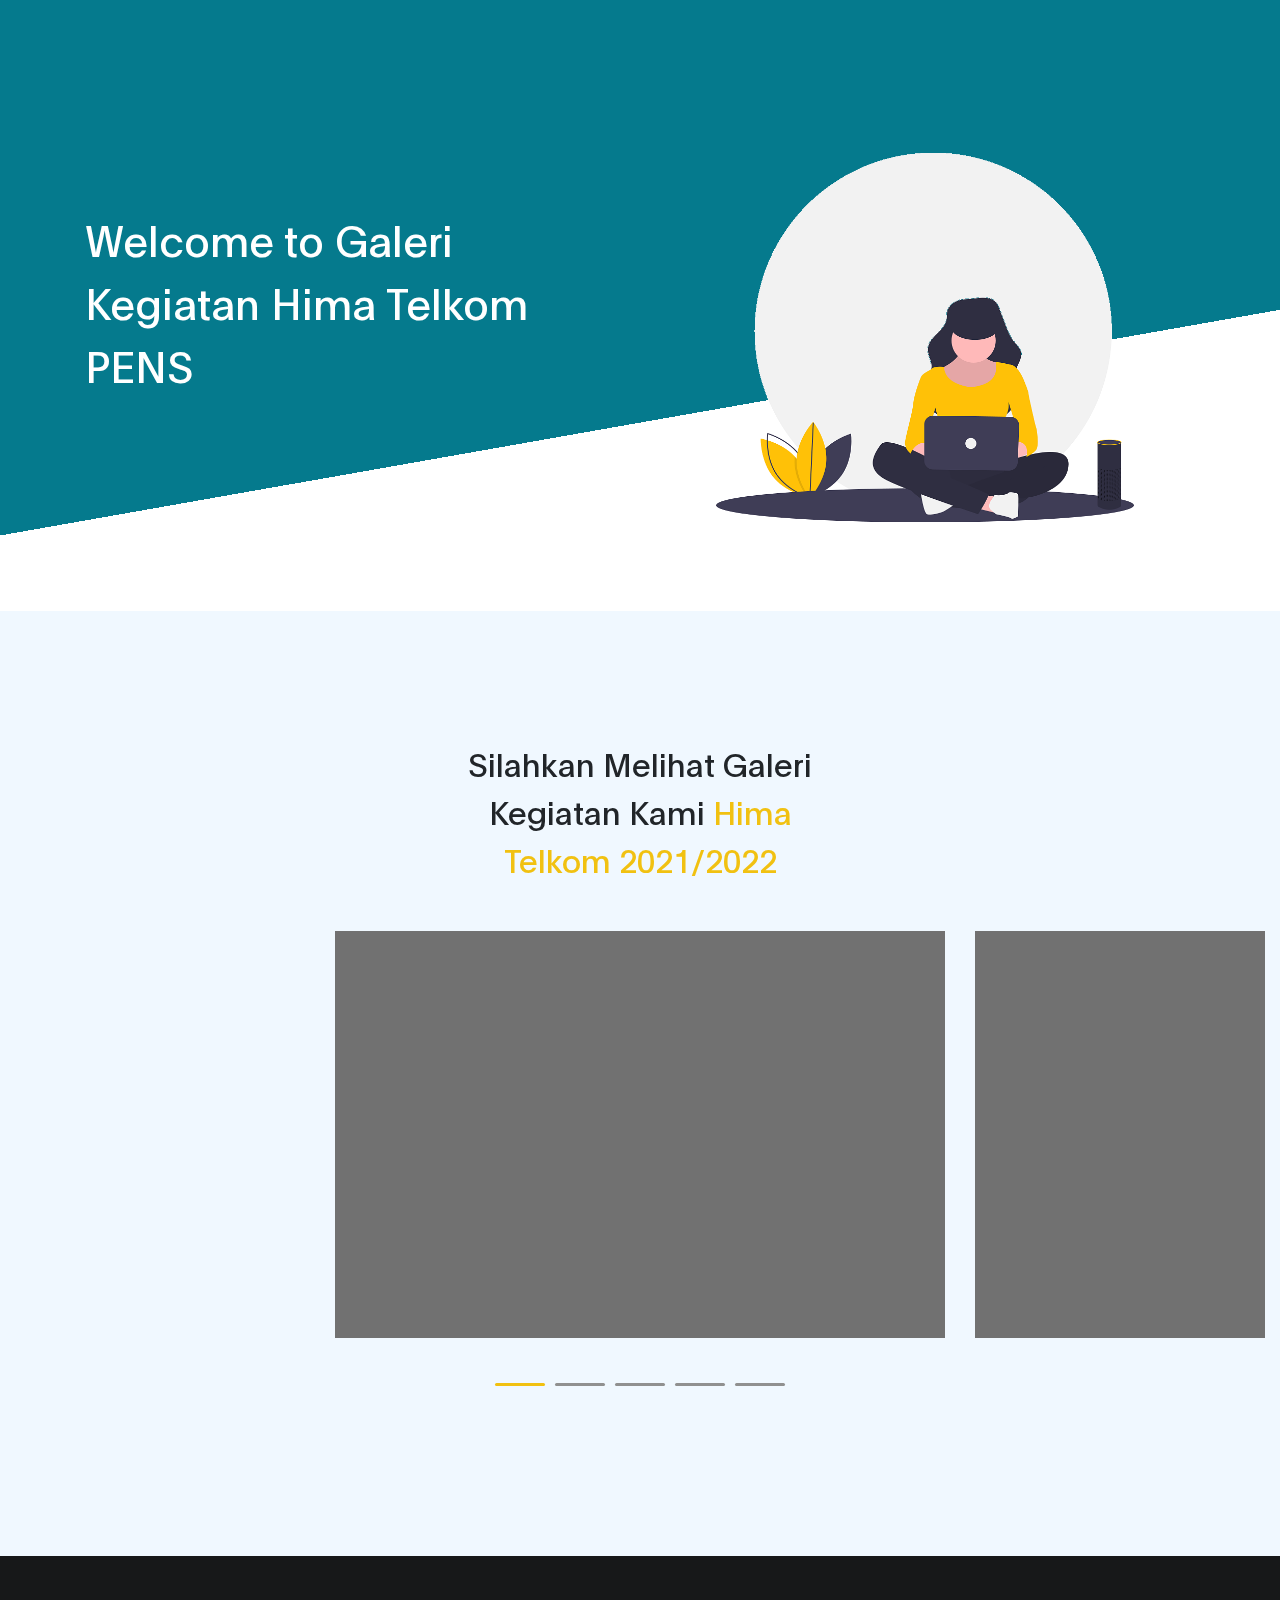
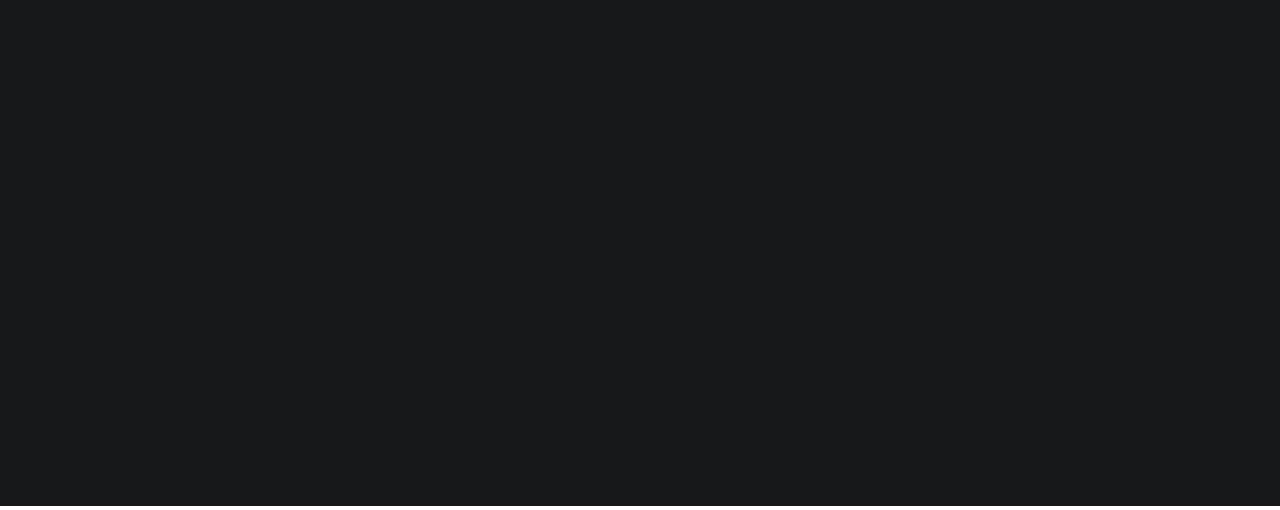
<file: public/galeri/index.html>
<!DOCTYPE html>
<html lang="en">
<head>

     <title>Galeri Kegiatan</title>
<!--

DIGITAL TREND

https://templatemo.com/tm-538-digital-trend

-->
     <meta charset="UTF-8">
     <meta http-equiv="X-UA-Compatible" content="IE=Edge">
     <meta name="description" content="">
     <meta name="keywords" content="">
     <meta name="author" content="">
     <meta name="viewport" content="width=device-width, initial-scale=1, maximum-scale=1">

     <link rel="stylesheet" href="css/bootstrap.min.css">
     <link rel="stylesheet" href="css/font-awesome.min.css">
     <link rel="stylesheet" href="css/aos.css">
     <link rel="stylesheet" href="css/owl.carousel.min.css">
     <link rel="stylesheet" href="css/owl.theme.default.min.css">

     <!-- MAIN CSS -->
     <link rel="stylesheet" href="css/templatemo-digital-trend.css">

</head>
<body>

     <!-- MENU BAR -->
    <!-- <nav class="navbar navbar-expand-lg">
        <div class="container">
            <a class="navbar-brand" href="index.html">
              <i class="fa fa-line-chart"></i>
              Digital Trend
            </a>

            <button class="navbar-toggler" type="button" data-toggle="collapse" data-target="#navbarNav" aria-controls="navbarNav" aria-expanded="false"
                aria-label="Toggle navigation">
                <span class="navbar-toggler-icon"></span>
            </button>

            <div class="collapse navbar-collapse" id="navbarNav">
                <ul class="navbar-nav ml-auto">
                    <li class="nav-item">
                        <a href="#about" class="nav-link smoothScroll">Studio</a>
                    </li>
                    <li class="nav-item">
                        <a href="#project" class="nav-link smoothScroll">Our Works</a>
                    </li>
                    <li class="nav-item">
                        <a href="blog.html" class="nav-link">Blog</a>
                    </li>
                    <li class="nav-item">
                        <a href="contact.html" class="nav-link contact">Contact</a>
                    </li>
                </ul>
            </div>
        </div>
    </nav> -->


     <!-- HERO -->
     <section class="hero hero-bg d-flex justify-content-center align-items-center">
               <div class="container">
                    <div class="row">

                        <div class="col-lg-6 col-md-10 col-12 d-flex flex-column justify-content-center align-items-center">
                              <div class="hero-text">

                                   <h1 class="text-white" data-aos="fade-up">Welcome to Galeri Kegiatan Hima Telkom PENS</h1>

                                   <!-- <a href="contact.html" class="custom-btn btn-bg btn mt-3" data-aos="fade-up" data-aos-delay="100">Let us discuss together!</a> -->

                                   <!-- <strong class="d-block py-3 pl-5 text-white" data-aos="fade-up" data-aos-delay="200">Let's</strong> -->
                              </div>
                        </div>

                        <div class="col-lg-6 col-12">
                          <div class="hero-image" data-aos="fade-up" data-aos-delay="300">

                            <img src="images/working-girl.png" class="img-fluid" alt="working girl">
                          </div>
                        </div>

                    </div>
               </div>
     </section>


     <!-- ABOUT -->
     <!-- <section class="about section-padding pb-0" id="about">
          <div class="container">
               <div class="row">

                    <div class="col-lg-7 mx-auto col-md-10 col-12">
                         <div class="about-info">

                              <h2 class="mb-4" data-aos="fade-up">the best <strong>Digital Marketing agency</strong> in Rio de Janeiro</h2>

                              <p class="mb-0" data-aos="fade-up">Total 5 HTML pages are included in this template from TemplateMo website. Please check 2 <a href="blog.html">blog</a> pages, <a href="project-detail.html">project</a> page, and <a href="contact.html">contact</a> page. 
                              <br><br>You are <strong>allowed</strong> to use this template for commercial or non-commercial purpose. You are NOT allowed to redistribute the template ZIP file on template collection websites.</p>
                         </div>

                         <div class="about-image" data-aos="fade-up" data-aos-delay="200">

                          <img src="images/office.png" class="img-fluid" alt="office">
                        </div>
                    </div>

               </div>
          </div>
     </section> -->


     <!-- PROJECT -->
     <section class="project section-padding" id="project">
          <div class="container-fluid">
               <div class="row">

                    <div class="col-lg-12 col-12">

                        <h2 class="mb-5 text-center" data-aos="fade-up">
                            Silahkan Melihat Galeri Kegiatan Kami
                            <strong>Hima Telkom 2021/2022</strong>
                        </h2>

                         <div class="owl-carousel owl-theme" id="project-slide">
                              <div class="item project-wrapper" data-aos="fade-up" data-aos-delay="100">
                                   <img src="images/project/sc2.png" class="img-fluid" alt="project image">

                                   <div class="project-info">
                                        <small>Suksesi</small>

                                        <h3>
                                             <a href="suksesi.html">
                                                  <span>Suksesi Hima Telkom 2021/2022</span>
                                                  <i class="fa fa-angle-right project-icon"></i>
                                             </a>
                                        </h3>
                                   </div>
                              </div>

                              <div class="item project-wrapper" data-aos="fade-up">
                                   <img src="images/project/project-image02.jpg" class="img-fluid" alt="project image">

                                   <div class="project-info">
                                        <small>Website</small>

                                        <h3>
                                             <a href="project-detail.html">
                                                  <span>Smart Ladies</span>
                                                  <i class="fa fa-angle-right project-icon"></i>
                                             </a>
                                        </h3>
                                   </div>
                              </div>

                              <div class="item project-wrapper" data-aos="fade-up">
                                   <img src="images/project/project-image03.jpg" class="img-fluid" alt="project image">

                                   <div class="project-info">
                                        <small>Branding</small>

                                        <h3>
                                             <a href="project-detail.html">
                                                  <span>Shoes factory</span>
                                                  <i class="fa fa-angle-right project-icon"></i>
                                             </a>
                                        </h3>
                                   </div>
                              </div>

                              <div class="item project-wrapper" data-aos="fade-up">
                                   <img src="images/project/project-image04.jpg" class="img-fluid" alt="project image">

                                   <div class="project-info">
                                        <small>Social Media</small>

                                        <h3>
                                             <a href="project-detail.html">
                                                  <span>Race Bicycle</span>
                                                  <i class="fa fa-angle-right project-icon"></i>
                                             </a>
                                        </h3>
                                   </div>
                              </div>

                              <div class="item project-wrapper" data-aos="fade-up">
                                   <img src="images/project/project-image05.jpg" class="img-fluid" alt="project image">

                                   <div class="project-info">
                                        <small>Video</small>

                                        <h3>
                                             <a href="project-detail.html">
                                                  <span>Ultimate HealthCare</span>
                                                  <i class="fa fa-angle-right project-icon"></i>
                                             </a>
                                        </h3>
                                   </div>
                              </div>
                         </div>
                    </div>

               </div>
          </div>
     </section>


     <!-- TESTIMONIAL -->
     <!-- <section class="testimonial section-padding">
          <div class="container">
               <div class="row">

                    <div class="col-lg-6 col-md-5 col-12">
                        <div class="contact-image" data-aos="fade-up">

                          <img src="images/female-avatar.png" class="img-fluid" alt="website">
                        </div>
                    </div>

                    <div class="col-lg-6 col-md-7 col-12">
                      <h4 class="my-5 pt-3" data-aos="fade-up" data-aos-delay="100">Client Testimonials</h4>

                      <div class="quote" data-aos="fade-up" data-aos-delay="200"></div>

                      <h2 class="mb-4" data-aos="fade-up" data-aos-delay="300">Lorem ipsum Sed eiusmod esse aliqua sed incididunt aliqua incididunt mollit id et sit proident dolor nulla sed commodo.</h2>

                      <p data-aos="fade-up" data-aos-delay="400">
                        <strong>Mary Zoe</strong>

                        <span class="mx-1">/</span>

                        <small>Digital Agency (CEO)</small>
                      </p>
                    </div>

               </div>
          </div>
     </section> -->


    <footer class="site-footer">
      <div class="container">
        <div class="row">

          <div class="col-lg-5 mx-lg-auto col-md-8 col-10">
            <h1 class="text-white" data-aos="fade-up" data-aos-delay="100">Hima Telkom <strong>PENS</strong> 2021/2022</h1>
          </div>

          <div class="col-lg-3 col-md-6 col-12" data-aos="fade-up" data-aos-delay="200">
            <h4 class="my-4">Contact Info</h4>

            <p class="mb-1">
              <i class="fa fa-phone mr-2 footer-icon"></i> 
              +62-858-5277-5429
            </p>

            <p>
              <a href="#">
                <i class="fa fa-envelope mr-2 footer-icon"></i>
                himatelkom.pens@gmail.com
              </a>
            </p>
          </div>

          <div class="col-lg-3 col-md-6 col-12" data-aos="fade-up" data-aos-delay="300">
            <h4 class="my-4">Lokasi</h4>

            <p class="mb-1">
              <i class="fa fa-home mr-2 footer-icon"></i> 
              Kampus ITS, Jl. Raya ITS Keputih, Kec. Sukolilo, Kota Surabaya Jawa Timur 60111
            </p>
          </div>

          <div class="col-lg-4 mx-lg-auto text-center col-md-8 col-12" data-aos="fade-up" data-aos-delay="400">
            <p class="copyright-text">Copyright &copy; 2021 Your Company
            <br>
            <a rel="nofollow noopener" href="https://templatemo.com">Design: himatelkom</a></p>
          </div>

          <div class="col-lg-4 mx-lg-auto col-md-6 col-12" data-aos="fade-up" data-aos-delay="500">
            
            <!-- <ul class="footer-link">
              <li><a href="#">Stories</a></li>
              <li><a href="#">Work with us</a></li>
              <li><a href="#">Privacy</a></li>
            </ul> -->
          </div>

          <div class="col-lg-3 mx-lg-auto col-md-6 col-12" data-aos="fade-up" data-aos-delay="600">
            <ul class="social-icon">
              <li><a href="#" class="fa fa-instagram"></a></li>
              <li><a href="#" class="fa fa-twitter"></a></li>
              <li><a href="#" class="fa fa-dribbble"></a></li>
              <li><a href="#" class="fa fa-behance"></a></li>
            </ul>
          </div>

        </div>
      </div>
    </footer>


     <!-- SCRIPTS -->
     <script src="js/jquery.min.js"></script>
     <script src="js/bootstrap.min.js"></script>
     <script src="js/aos.js"></script>
     <script src="js/owl.carousel.min.js"></script>
     <script src="js/smoothscroll.js"></script>
     <script src="js/custom.js"></script>

</body>
</html>
</file>
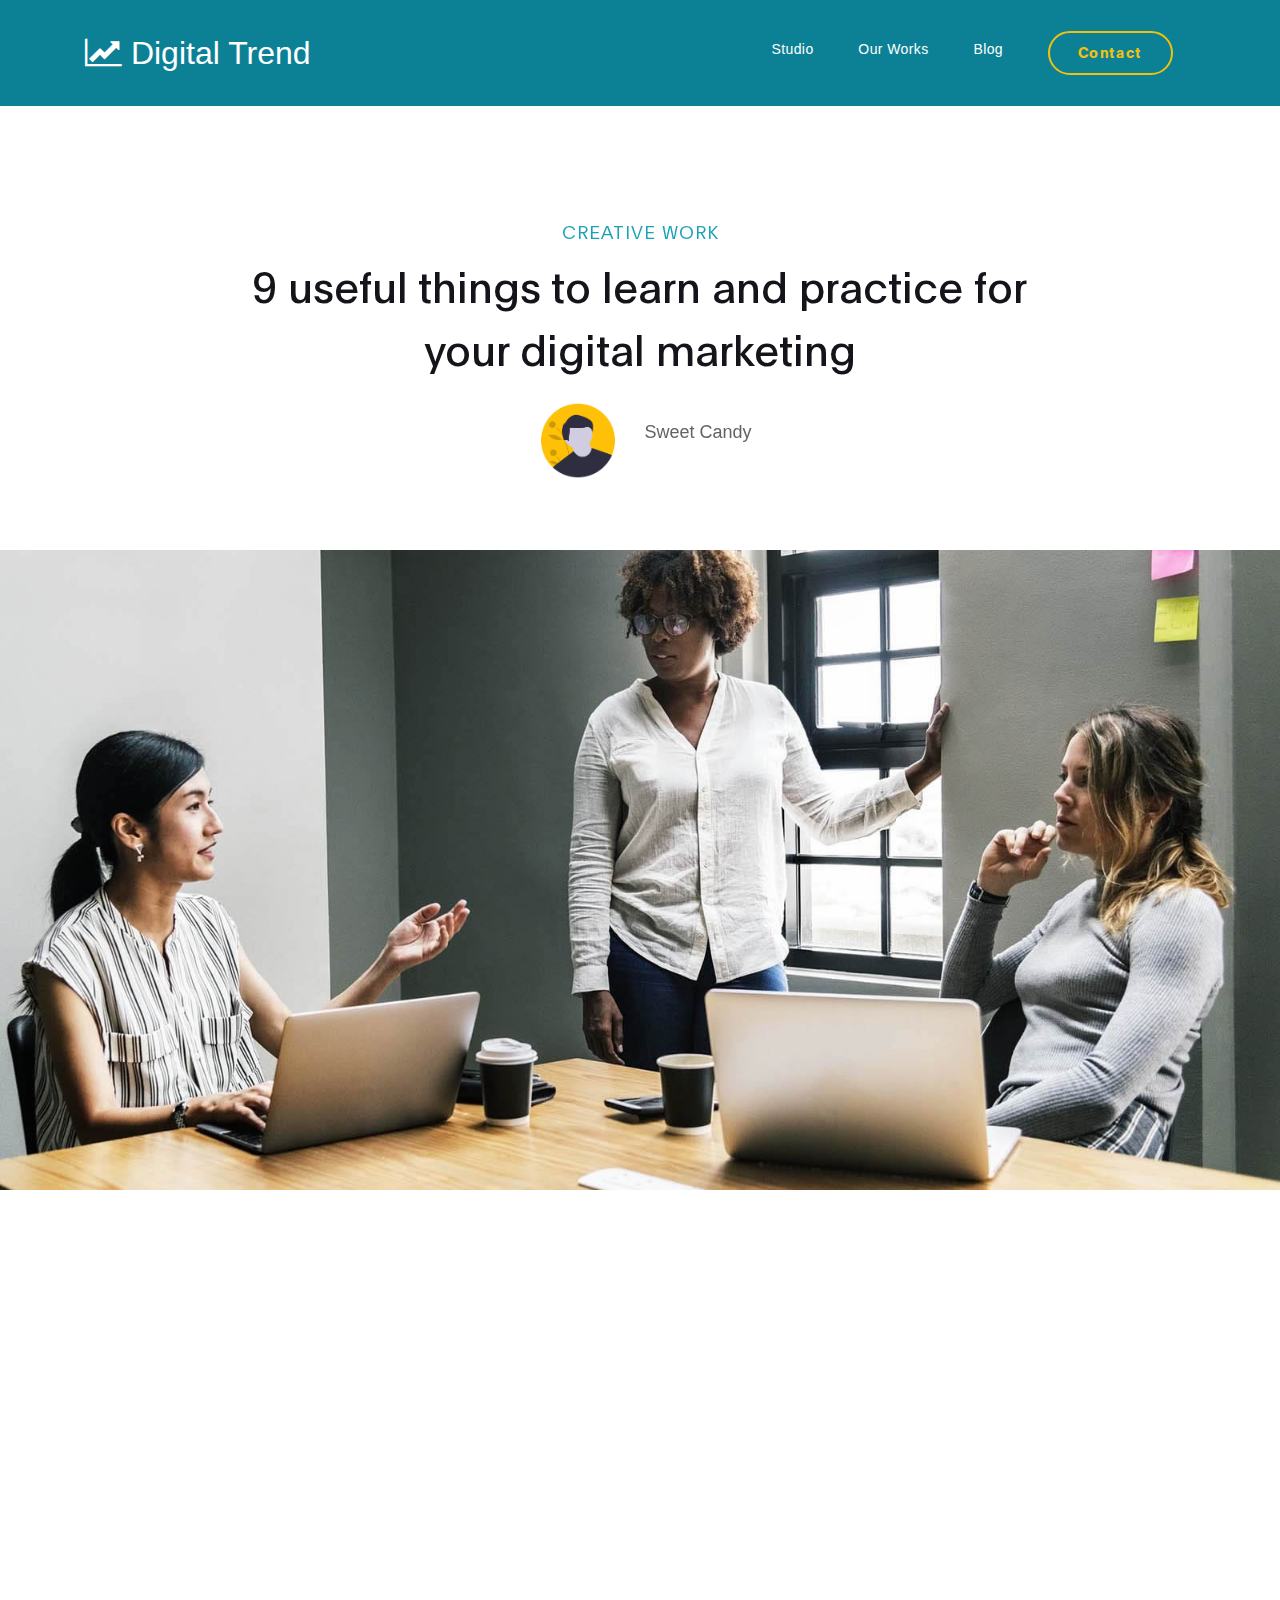
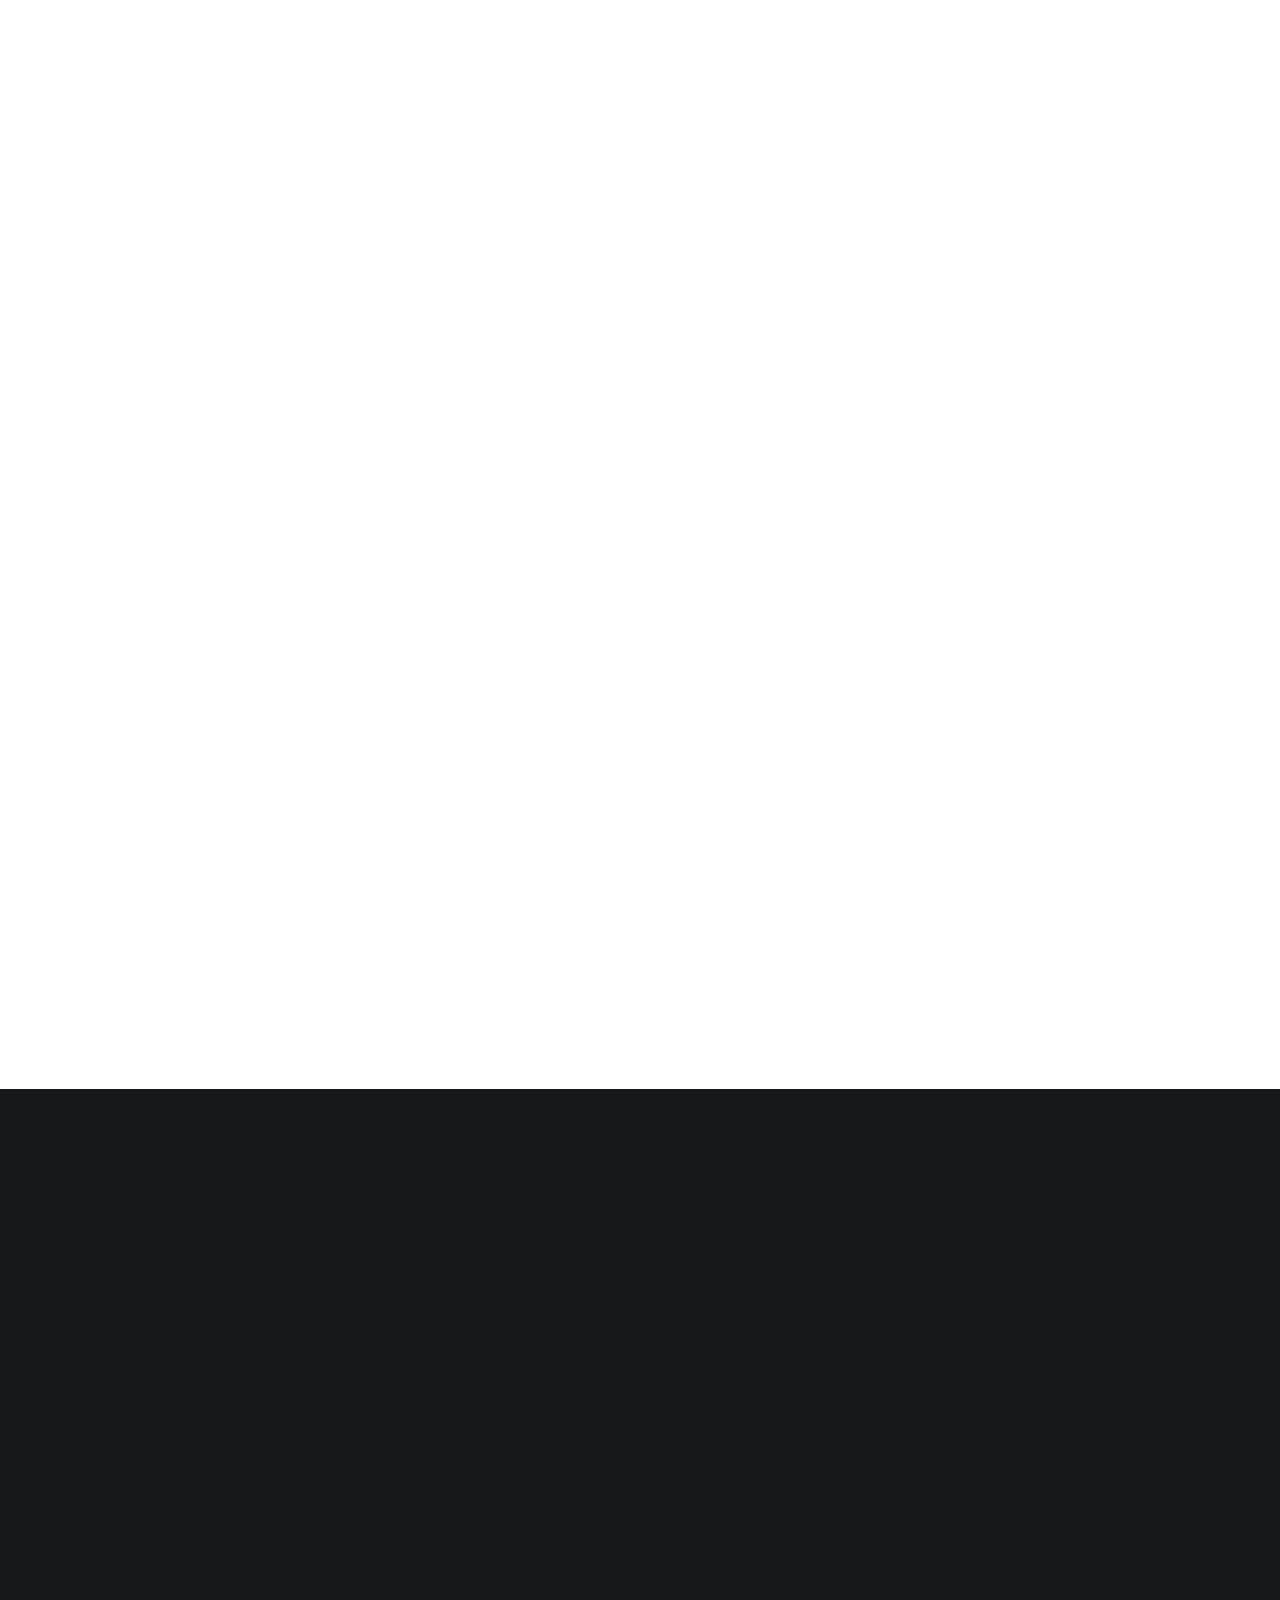
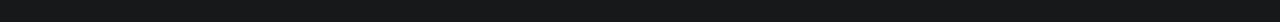
<file: public/galeri/blog-detail.html>
<!DOCTYPE html>
<html lang="en">
<head>

     <title>Digital Trend - Blog Detail</title>
<!--

DIGITAL TREND

https://templatemo.com/tm-538-digital-trend

-->
     <meta charset="UTF-8">
     <meta http-equiv="X-UA-Compatible" content="IE=Edge">
     <meta name="description" content="">
     <meta name="keywords" content="">
     <meta name="author" content="">
     <meta name="viewport" content="width=device-width, initial-scale=1, maximum-scale=1">

     <link rel="stylesheet" href="css/bootstrap.min.css">
     <link rel="stylesheet" href="css/font-awesome.min.css">
     <link rel="stylesheet" href="css/aos.css">
     <link rel="stylesheet" href="css/owl.carousel.min.css">
     <link rel="stylesheet" href="css/owl.theme.default.min.css">

     <!-- MAIN CSS -->
     <link rel="stylesheet" href="css/templatemo-digital-trend.css">

</head>
<body>

     <!-- MENU BAR -->
    <nav class="navbar navbar-expand-lg position-relative">
        <div class="container">
            <a class="navbar-brand" href="index.html">
              <i class="fa fa-line-chart"></i>
              Digital Trend
            </a>

            <button class="navbar-toggler" type="button" data-toggle="collapse" data-target="#navbarNav" aria-controls="navbarNav" aria-expanded="false"
                aria-label="Toggle navigation">
                <span class="navbar-toggler-icon"></span>
            </button>

            <div class="collapse navbar-collapse" id="navbarNav">
                <ul class="navbar-nav ml-auto">
                    <li class="nav-item">
                        <a href="index.html#about" class="nav-link">Studio</a>
                    </li>
                    <li class="nav-item">
                        <a href="index.html#project" class="nav-link">Our Works</a>
                    </li>
                    <li class="nav-item">
                        <a href="blog.html" class="nav-link">Blog</a>
                    </li>
                    <li class="nav-item">
                        <a href="contact.html" class="nav-link contact">Contact</a>
                    </li>
                </ul>
            </div>
        </div>
    </nav>


     <!-- BLOG DETAIL -->
     <section class="project-detail section-padding-half">
          <div class="container">
               <div class="row">

                    <div class="col-lg-9 mx-auto col-md-10 col-12 mt-lg-5 text-center" data-aos="fade-up">
                      <h4 class="blog-category text-info">Creative Work</h4>
                      
                      <h1>9 useful things to learn and practice for your digital marketing</h1>

                      <div class="client-info">
                          <div class="d-flex justify-content-center align-items-center mt-3">
                            <img src="images/project/project-detail/male-avatar.png" class="img-fluid" alt="male avatar">

                            <p>Sweet Candy</p>
                          </div>
                      </div>
                    </div>

               </div>
          </div>
     </section>


     <div class="full-image text-center" data-aos="zoom-in">
       <img src="images/blog/blog-header-image.jpg" class="img-fluid" alt="blog header">
     </div>


     <!-- BLOG DETAIL -->
     <section class="project-detail">
          <div class="container">
               <div class="row">

                  <div class="col-lg-9 mx-auto col-md-11 col-12 my-5 pt-3" data-aos="fade-up">

                    <h2 class="mb-3">Etiam quis metus elementum, tempor risus vel, condimentum orci.</h2>

                    <p>Mauris in convallis nunc, non facilisis arcu. Nunc sapien nulla, interdum at diam non, aliquam vestibulum leo. Fusce laoreet malesuada ante, consectetur consequat ante tempor et. Quisque ac risus ligula.</p>

                    <p>Suspendisse bibendum tortor at est placerat auctor. Phasellus tortor est, bibendum eu ex eu, tincidunt efficitur nunc. Orci varius natoque penatibus et magnis dis parturient montes, nascetur ridiculus mus.</p>

                    <ul class="list-detail py-3">
                      <li><span>Quisque at condimentum est. Duis sollicitudin urna id elit pulvinar placerat. Ut ac dui in ex vulputate dictum.</span></li>

                      <li><span>Mauris vitae tellus nisi. Morbi rutrum lacus sit amet volutpat viverra.</span></li>

                      <li><span> Integer maximus sem ut ipsum blandit elementum. Nullam sollicitudin accumsan commodo.</span></li>
                    </ul>

                    <p>Sed leo nisl, posuere at molestie ac, suscipit auctor mauris. Etiam quis metus elementum, tempor risus vel, condimentum orci.</p>

                    <h2 class="mt-5 mb-3">Curabitur tempus vel libero lobortis feugiat</h2>

                    <p>Orci varius natoque penatibus et magnis dis parturient montes, nascetur ridiculus mus. Mauris in convallis nunc, non facilisis arcu. Nunc sapien nulla, interdum at diam non, aliquam vestibulum leo.</p>

                    <blockquote>Phasellus dapibus ex sed dolor blandit, efficitur iaculis ipsum scelerisque. Cras elementum nibh id felis sagittis, sit amet pellentesque ligula porttitor. Fusce laoreet malesuada ante, consectetur consequat ante tempor et. Quisque ac risus ligula.</blockquote>
                    </div>
               </div>

              <div class="col-lg-8 mx-auto mb-5 pb-5 col-12" data-aos="fade-up">

                <h3 class="my-3" data-aos="fade-up">Leave a comment</h3>

                <form action="#" method="get"  class="contact-form" data-aos="fade-up" data-aos-delay="300" role="form">
                  <div class="row">
                    <div class="col-lg-6 col-12">
                      <input type="text" class="form-control" name="name" placeholder="Name">
                    </div>

                    <div class="col-lg-6 col-12">
                      <input type="email" class="form-control" name="email" placeholder="Email">
                    </div>

                    <div class="col-lg-12 col-12">
                      <textarea class="form-control" rows="6" name="message" placeholder="Message"></textarea>
                    </div>

                    <div class="col-lg-5 mx-auto col-7">
                      <button type="submit" class="form-control" id="submit-button" name="submit">Submit Comment</button>
                    </div>
                  </div>
                </form>
              </div>
              
          </div>
          
     </section>


    <footer class="site-footer">
      <div class="container">
        <div class="row">

          <div class="col-lg-5 mx-lg-auto col-md-8 col-10">
            <h1 class="text-white" data-aos="fade-up" data-aos-delay="100">We make creative <strong>brands</strong> only.</h1>
          </div>

          <div class="col-lg-3 col-md-6 col-12" data-aos="fade-up" data-aos-delay="200">
            <h4 class="my-4">Contact Info</h4>

            <p class="mb-1">
              <i class="fa fa-phone mr-2 footer-icon"></i> 
              +99 080 070 4224
            </p>

            <p>
              <a href="#">
                <i class="fa fa-envelope mr-2 footer-icon"></i>
                hello@company.com
              </a>
            </p>
          </div>

          <div class="col-lg-3 col-md-6 col-12" data-aos="fade-up" data-aos-delay="300">
            <h4 class="my-4">Our Studio</h4>

            <p class="mb-1">
              <i class="fa fa-home mr-2 footer-icon"></i> 
              Av. Lúcio Costa - Barra da Tijuca, Rio de Janeiro - RJ, Brazil
            </p>
          </div>

          <div class="col-lg-4 mx-lg-auto text-center col-md-8 col-12" data-aos="fade-up" data-aos-delay="400">
            <p class="copyright-text">Copyright &copy; 2020 Your Company
            <br>
            <a rel="nofollow noopener" href="https://templatemo.com">Design: TemplateMo</a></p>
          </div>

          <div class="col-lg-4 mx-lg-auto col-md-6 col-12" data-aos="fade-up" data-aos-delay="500">
            
            <ul class="footer-link">
              <li><a href="#">Stories</a></li>
              <li><a href="#">Work with us</a></li>
              <li><a href="#">Privacy</a></li>
            </ul>
          </div>

          <div class="col-lg-3 mx-lg-auto col-md-6 col-12" data-aos="fade-up" data-aos-delay="600">
            <ul class="social-icon">
              <li><a href="#" class="fa fa-instagram"></a></li>
              <li><a href="#" class="fa fa-twitter"></a></li>
              <li><a href="#" class="fa fa-dribbble"></a></li>
              <li><a href="#" class="fa fa-behance"></a></li>
            </ul>
          </div>

        </div>
      </div>
    </footer>


     <!-- SCRIPTS -->
     <script src="js/jquery.min.js"></script>
     <script src="js/bootstrap.min.js"></script>
     <script src="js/aos.js"></script>
     <script src="js/owl.carousel.min.js"></script>
     <script src="js/custom.js"></script>

</body>
</html>
</file>
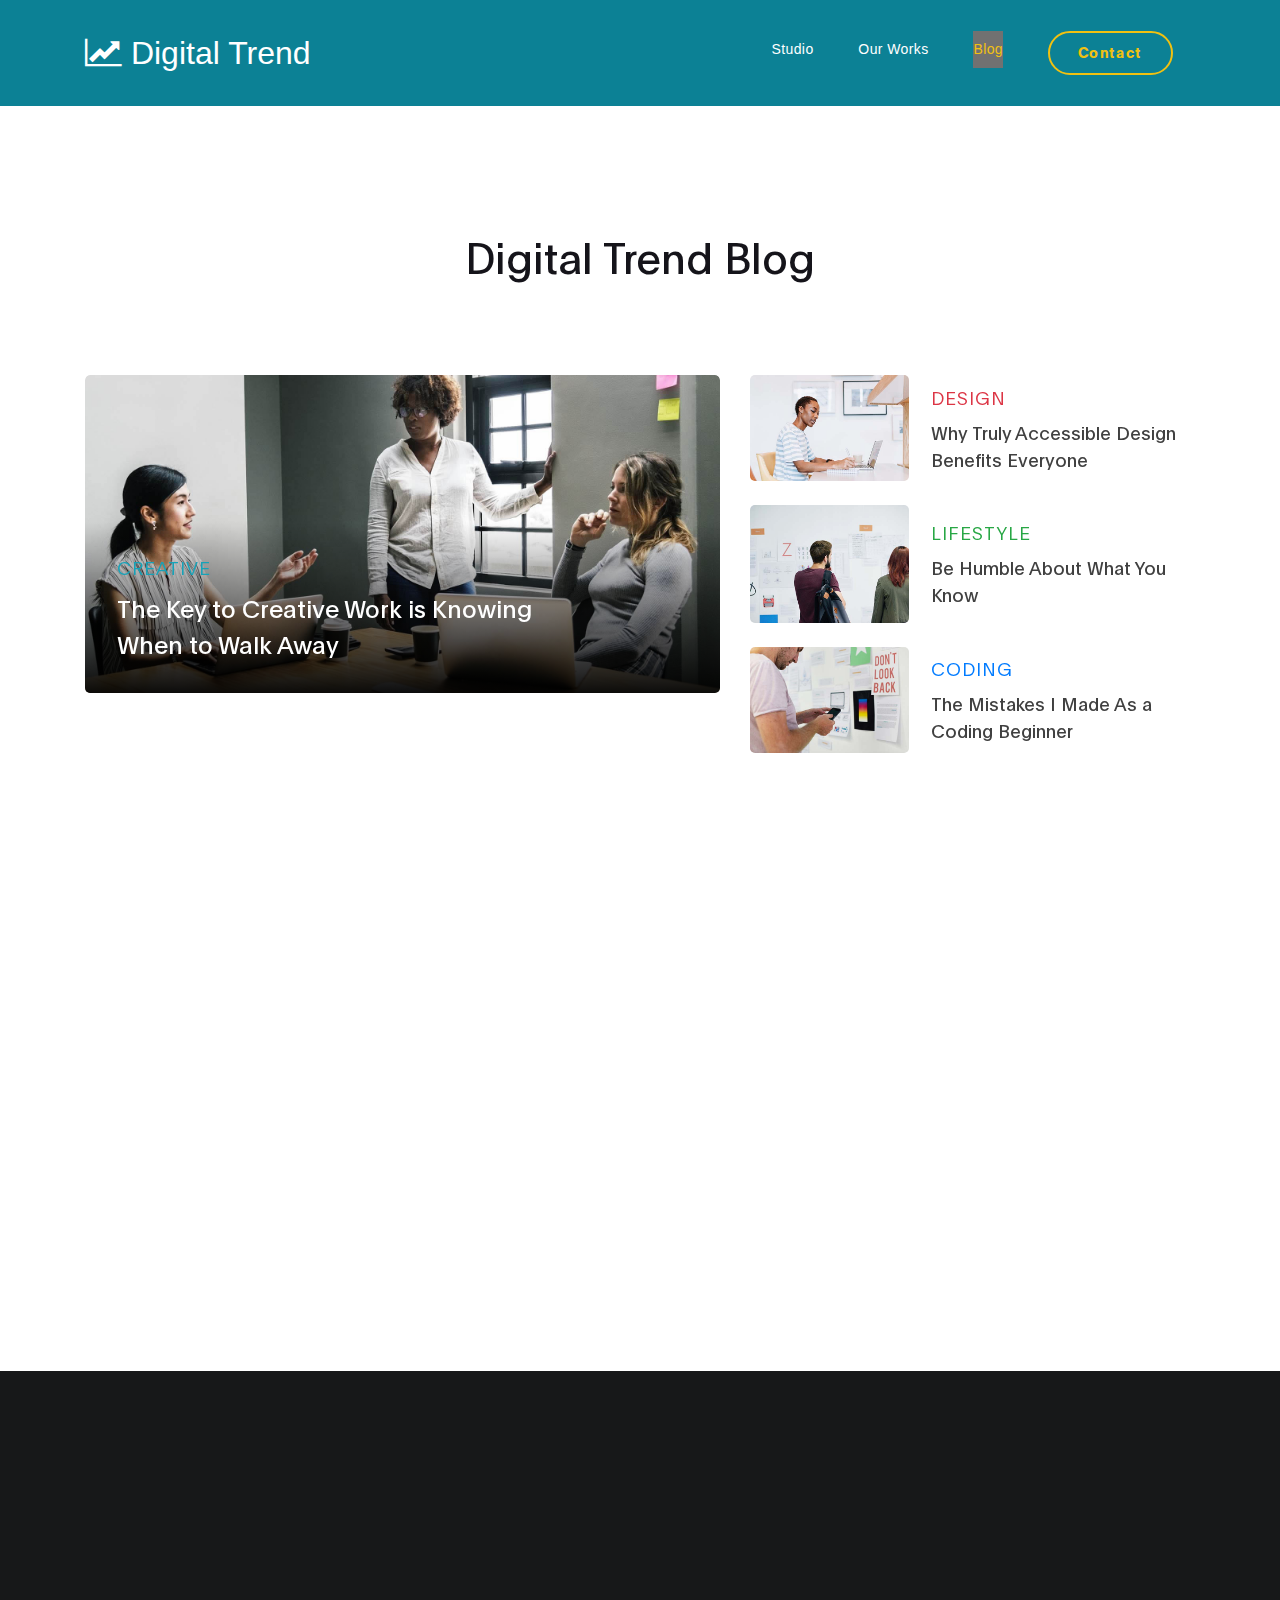
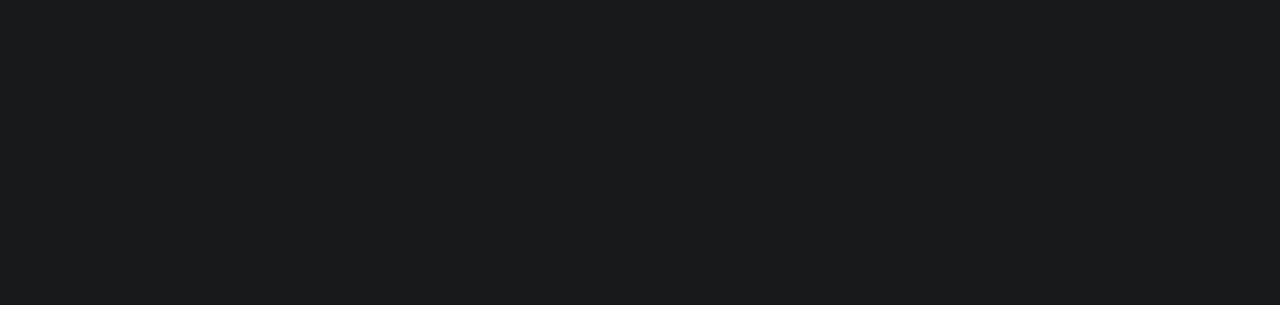
<file: public/galeri/blog.html>
<!DOCTYPE html>
<html lang="en">
<head>

     <title>Digital Trend - Blog</title>
<!--

DIGITAL TREND

https://templatemo.com/tm-538-digital-trend

-->
     <meta charset="UTF-8">
     <meta http-equiv="X-UA-Compatible" content="IE=Edge">
     <meta name="description" content="">
     <meta name="keywords" content="">
     <meta name="author" content="">
     <meta name="viewport" content="width=device-width, initial-scale=1, maximum-scale=1">

     <link rel="stylesheet" href="css/bootstrap.min.css">
     <link rel="stylesheet" href="css/font-awesome.min.css">
     <link rel="stylesheet" href="css/aos.css">
     <link rel="stylesheet" href="css/owl.carousel.min.css">
     <link rel="stylesheet" href="css/owl.theme.default.min.css">

     <!-- MAIN CSS -->
     <link rel="stylesheet" href="css/templatemo-digital-trend.css">

</head>
<body>

     <!-- MENU BAR -->
    <nav class="navbar navbar-expand-lg position-absolute">
        <div class="container">
            <a class="navbar-brand" href="index.html">
              <i class="fa fa-line-chart"></i>
              Digital Trend
            </a>

            <button class="navbar-toggler" type="button" data-toggle="collapse" data-target="#navbarNav" aria-controls="navbarNav" aria-expanded="false"
                aria-label="Toggle navigation">
                <span class="navbar-toggler-icon"></span>
            </button>

            <div class="collapse navbar-collapse" id="navbarNav">
                <ul class="navbar-nav ml-auto">
                    <li class="nav-item">
                        <a href="index.html#about" class="nav-link">Studio</a>
                    </li>
                    <li class="nav-item">
                        <a href="index.html#project" class="nav-link">Our Works</a>
                    </li>
                    <li class="nav-item">
                        <a href="blog.html" class="nav-link active">Blog</a>
                    </li>
                    <li class="nav-item">
                        <a href="contact.html" class="nav-link contact">Contact</a>
                    </li>
                </ul>
            </div>
        </div>
    </nav>


     <!-- BLOG -->
     <section class="blog section-padding">
          <div class="container">
               <div class="row">

                    <div class="col-lg-12 col-12 py-5 mt-5 mb-3 text-center">

                      <h1 class="mb-4" data-aos="fade-up">Digital Trend Blog</h1>
                    </div>

                    <div class="col-lg-7 col-md-7 col-12 mb-4">
                      <div class="blog-header" data-aos="fade-up" data-aos-delay="100">
                        <img src="images/blog/blog-header-image.jpg" class="img-fluid" alt="blog header">

                        <div class="blog-header-info">
                          <h4 class="blog-category text-info">Creative</h4>

                          <h3><a href="blog-detail.html">The Key to Creative Work is Knowing When to Walk Away</a></h3>
                        </div>
                      </div>
                    </div>

                    <div class="col-lg-5 col-md-5 col-12 mb-4">
                      <div class="blog-sidebar d-flex justify-content-center align-items-center" data-aos="fade-up" data-aos-delay="200">
                        <img src="images/blog/blog-sidebar-image.jpg" class="img-fluid" alt="blog">

                        <div class="blog-info">
                          <h4 class="blog-category text-danger">Design</h4>

                          <h3><a href="blog-detail.html">Why Truly Accessible Design Benefits Everyone</a></h3>
                        </div>
                      </div>

                      <div class="blog-sidebar py-4 d-flex justify-content-center align-items-center" data-aos="fade-up" data-aos-delay="300">
                        <img src="images/blog/blog-sidebar-image01.jpg" class="img-fluid" alt="blog">

                        <div class="blog-info">
                          <h4 class="blog-category text-success">lifestyle</h4>

                          <h3><a href="blog-detail.html">Be Humble About What You Know</a></h3>
                        </div>
                      </div>

                      <div class="blog-sidebar d-flex justify-content-center align-items-center" data-aos="fade-up" data-aos-delay="200">
                        <img src="images/blog/blog-sidebar-image02.jpg" class="img-fluid" alt="blog">

                        <div class="blog-info">
                          <h4 class="blog-category text-primary">Coding</h4>

                          <h3><a href="blog-detail.html">The Mistakes I Made As a Coding Beginner</a></h3>
                        </div>
                      </div>

                    </div>

                    <div class="col-lg-5 ml-auto mt-5 pt-5 col-md-6 col-12">

                      <img src="images/newsletter.png" data-aos="fade-up" data-aos-delay="100" class="img-fluid" alt="newsletter">
                    </div>

                    <div class="col-lg-5 mr-auto mt-5 pt-5 col-md-6 col-12 newsletter-form">
                      <h4 data-aos="fade-up" data-aos-delay="200">Email Newsletter</h4>

                      <h2 data-aos="fade-up" data-aos-delay="300">Let’s stay up-to-date. We'll share you all good stuffs.</h2>
                      <form action="#" method="get" enctype="multipart/form-data">
                      <div class="form-group mt-4" data-aos="fade-up" data-aos-delay="400">
                        <input name="email" type="email" class="form-control" 
                        		id="email" aria-describedby="emailHelp" placeholder="Please enter your email" required>

                        <small id="emailHelp" class="form-text text-muted">We'll NOT share your email address to anyone else.</small>

                      </div>

                      <div class="form-group form-check" data-aos="fade-up" data-aos-delay="500">
                        <input name="monthly" type="checkbox" class="form-check-input" id="monthly">

                        <label class="form-check-label" for="monthly">Please send me a monthly newsletter.</label>
                      </div>

                        <button type="submit" data-aos="fade-up" data-aos-delay="500" class="btn w-100 mt-3">Sign up</button>
                      </form>
                    </div>

               </div>
          </div>
     </section>


    <footer class="site-footer">
      <div class="container">
        <div class="row">

          <div class="col-lg-5 mx-lg-auto col-md-8 col-10">
            <h1 class="text-white" data-aos="fade-up" data-aos-delay="100">We make creative <strong>brands</strong> only.</h1>
          </div>

          <div class="col-lg-3 col-md-6 col-12" data-aos="fade-up" data-aos-delay="200">
            <h4 class="my-4">Contact Info</h4>

            <p class="mb-1">
              <i class="fa fa-phone mr-2 footer-icon"></i> 
              +99 080 070 4224
            </p>

            <p>
              <a href="#">
                <i class="fa fa-envelope mr-2 footer-icon"></i>
                hello@company.com
              </a>
            </p>
          </div>

          <div class="col-lg-3 col-md-6 col-12" data-aos="fade-up" data-aos-delay="300">
            <h4 class="my-4">Our Studio</h4>

            <p class="mb-1">
              <i class="fa fa-home mr-2 footer-icon"></i> 
              Av. Lúcio Costa - Barra da Tijuca, Rio de Janeiro - RJ, Brazil
            </p>
          </div>

          <div class="col-lg-4 mx-lg-auto text-center col-md-8 col-12" data-aos="fade-up" data-aos-delay="400">
            <p class="copyright-text">Copyright &copy; 2020 Your Company
            <br>
            <a rel="nofollow noopener" href="https://templatemo.com">Design: TemplateMo</a></p>
          </div>

          <div class="col-lg-4 mx-lg-auto col-md-6 col-12" data-aos="fade-up" data-aos-delay="500">
            
            <ul class="footer-link">
              <li><a href="#">Stories</a></li>
              <li><a href="#">Work with us</a></li>
              <li><a href="#">Privacy</a></li>
            </ul>
          </div>

          <div class="col-lg-3 mx-lg-auto col-md-6 col-12" data-aos="fade-up" data-aos-delay="600">
            <ul class="social-icon">
              <li><a href="#" class="fa fa-instagram"></a></li>
              <li><a href="#" class="fa fa-twitter"></a></li>
              <li><a href="#" class="fa fa-dribbble"></a></li>
              <li><a href="#" class="fa fa-behance"></a></li>
            </ul>
          </div>

        </div>
      </div>
    </footer>


     <!-- SCRIPTS -->
     <script src="js/jquery.min.js"></script>
     <script src="js/bootstrap.min.js"></script>
     <script src="js/aos.js"></script>
     <script src="js/owl.carousel.min.js"></script>
     <script src="js/custom.js"></script>

</body>
</html>
</file>
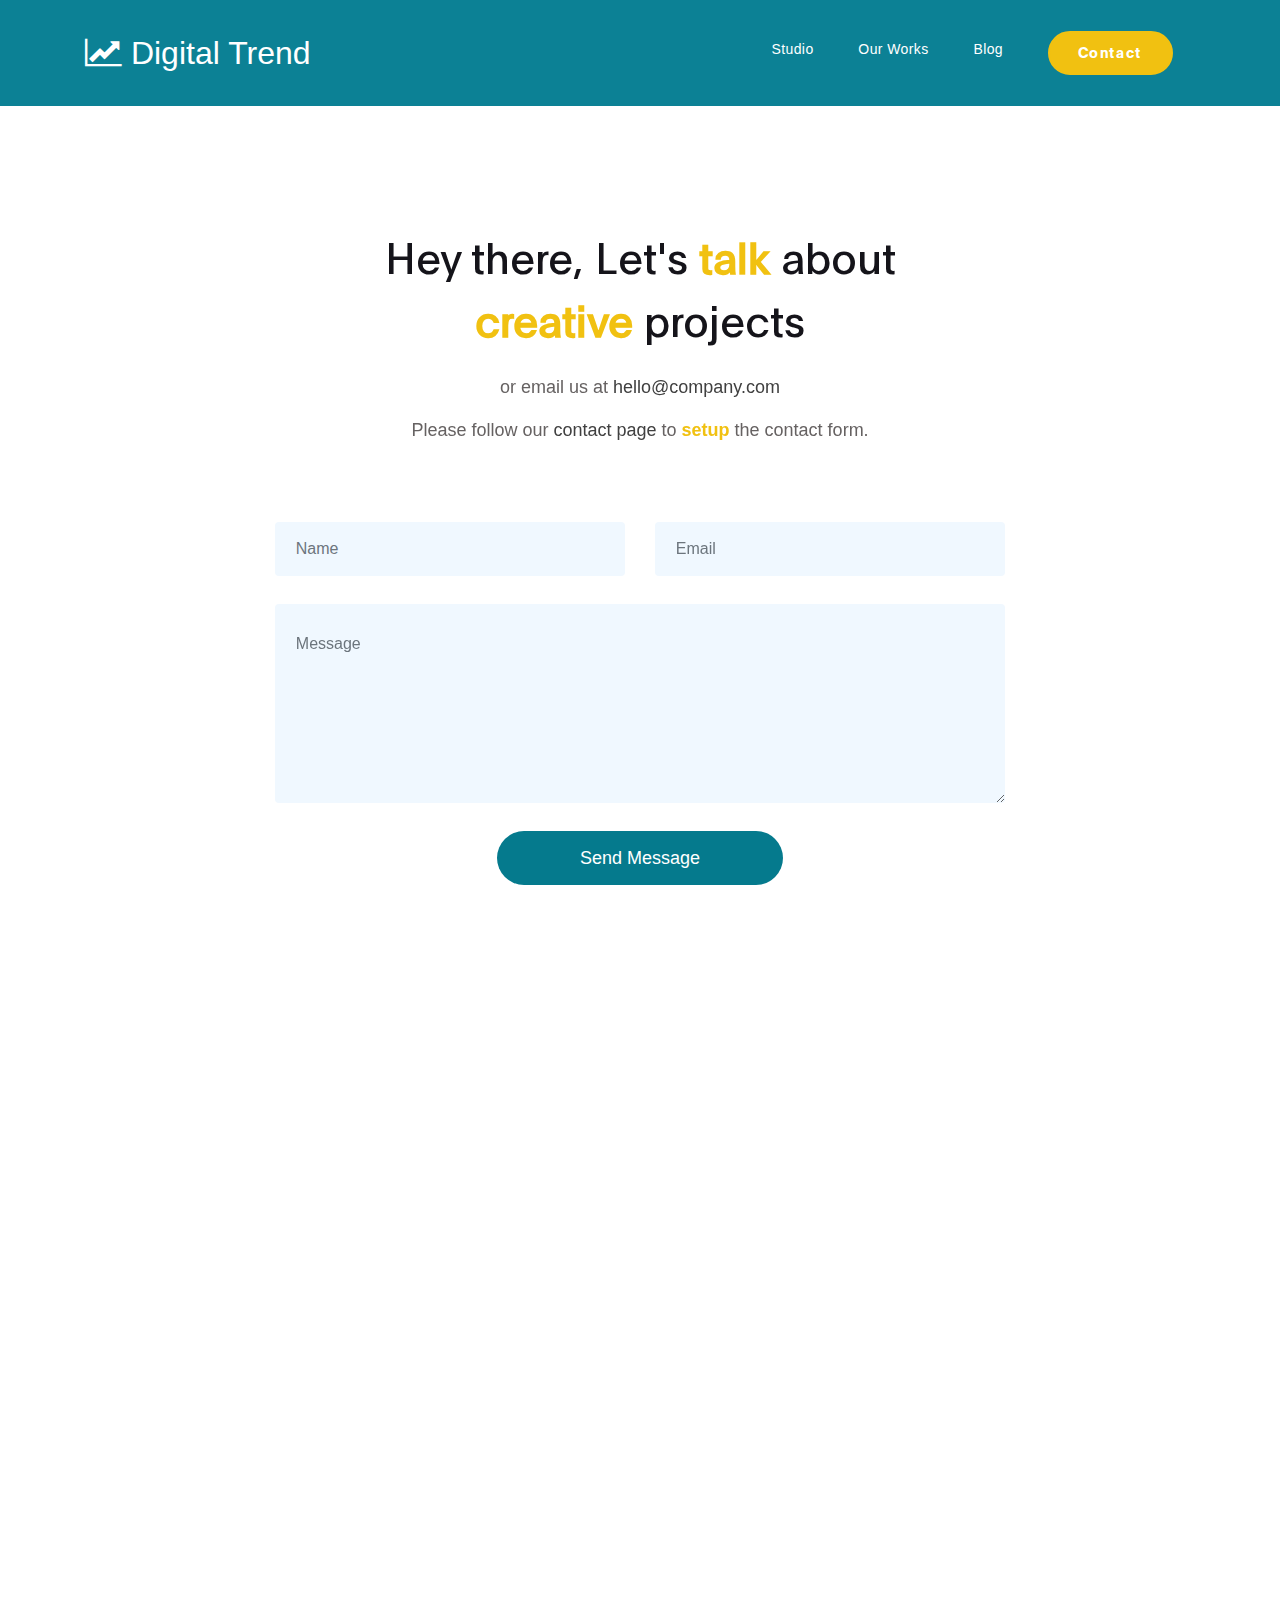
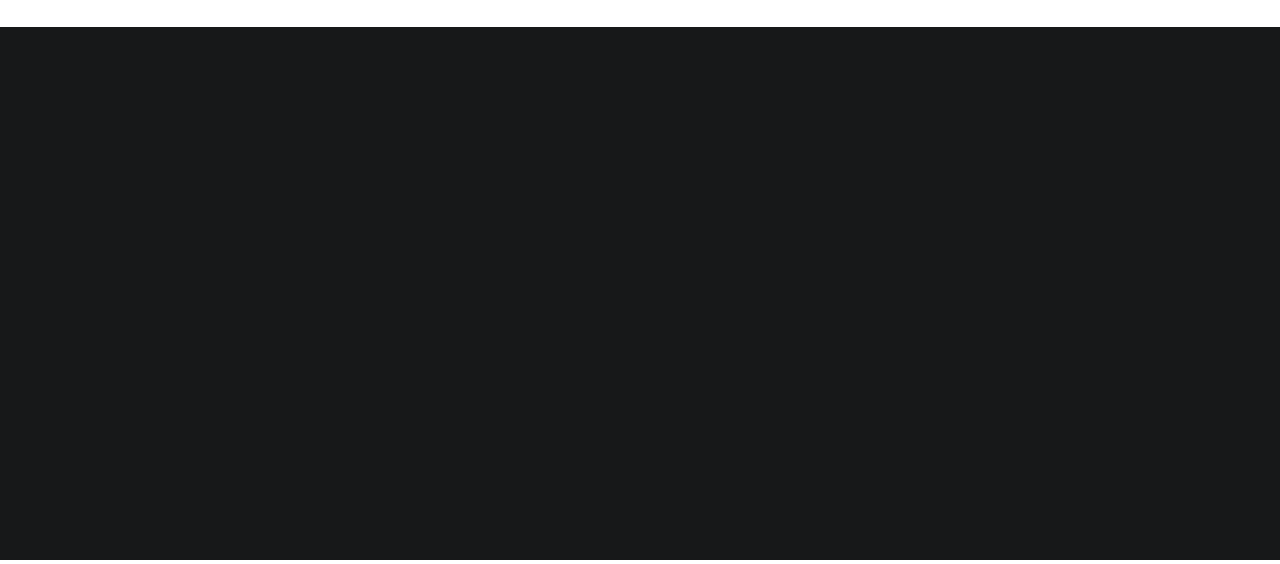
<file: public/galeri/contact.html>
<!DOCTYPE html>
<html lang="en">
<head>

     <title>Digital Trend Contact</title>
<!--

DIGITAL TREND

https://templatemo.com/tm-538-digital-trend

-->
     <meta charset="UTF-8">
     <meta http-equiv="X-UA-Compatible" content="IE=Edge">
     <meta name="description" content="">
     <meta name="keywords" content="">
     <meta name="author" content="">
     <meta name="viewport" content="width=device-width, initial-scale=1, maximum-scale=1">

     <link rel="stylesheet" href="css/bootstrap.min.css">
     <link rel="stylesheet" href="css/font-awesome.min.css">
     <link rel="stylesheet" href="css/aos.css">
     <link rel="stylesheet" href="css/owl.carousel.min.css">
     <link rel="stylesheet" href="css/owl.theme.default.min.css">

     <!-- MAIN CSS -->
     <link rel="stylesheet" href="css/templatemo-digital-trend.css">

</head>
<body>

     <!-- MENU BAR -->
    <nav class="navbar navbar-expand-lg position-absolute">
        <div class="container">
          <a class="navbar-brand" href="index.html">
              <i class="fa fa-line-chart"></i>
              Digital Trend
            </a>

            <button class="navbar-toggler" type="button" data-toggle="collapse" data-target="#navbarNav" aria-controls="navbarNav" aria-expanded="false"
                aria-label="Toggle navigation">
                <span class="navbar-toggler-icon"></span>
            </button>

            <div class="collapse navbar-collapse" id="navbarNav">
                <ul class="navbar-nav ml-auto">
                    <li class="nav-item">
                        <a href="index.html#about" class="nav-link">Studio</a>
                    </li>
                    <li class="nav-item">
                        <a href="index.html#project" class="nav-link">Our Works</a>
                    </li>
                    <li class="nav-item">
                        <a href="blog.html" class="nav-link">Blog</a>
                    </li>
                    <li class="nav-item">
                        <a href="contact.html" class="nav-link active contact">Contact</a>
                    </li>
                </ul>
            </div>
        </div>
    </nav>


     <!-- CONTACT -->
     <section class="contact section-padding">
          <div class="container">
               <div class="row">

                    <div class="col-lg-6 mx-auto col-md-7 col-12 py-5 mt-5 text-center" data-aos="fade-up">

                      <h1 class="mb-4">Hey there, Let's <strong>talk</strong> about <strong>creative</strong> projects</h1>

                      <p>or email us at <a href="mailto:hello@company.com">hello@company.com</a></p>
                      <p>Please follow our <a rel="nofollow" href="https://templatemo.com/contact">contact page</a> to <strong>setup</strong> the contact form.</p>
                    </div>

                    <div class="col-lg-8 mx-auto col-md-10 col-12">
                    
                    <!-- Follow https://templatemo.com/contact page to setup your own contact form -->
                    
                      <form action="#" method="post" class="contact-form" data-aos="fade-up" data-aos-delay="300" role="form">
                        <div class="row">
                          <div class="col-lg-6 col-12">
                            <input type="text" class="form-control" name="name" placeholder="Name">
                          </div>

                          <div class="col-lg-6 col-12">
                            <input type="email" class="form-control" name="email" placeholder="Email">
                          </div>

                          <div class="col-lg-12 col-12">
                            <textarea class="form-control" rows="6" name="message" placeholder="Message"></textarea>
                          </div>

                          <div class="col-lg-5 mx-auto col-7">
                            <button type="submit" class="form-control" id="submit-button" name="submit">Send Message</button>
                          </div>
                        </div>

                      </form>
                    </div>

               </div>
          </div>
     </section>

<!-- How to change your own map point
	1. Go to Google Maps
	2. Click on your location point
	3. Click "Share" and choose "Embed map" tab
	4. Copy only URL and paste it within the src="" field below
-->
     <div class="google-map" data-aos="zoom-in">
       <iframe src="https://www.google.com/maps/embed?pb=!1m18!1m12!1m3!1d11196.961132529668!2d-43.38581128725845!3d-23.011063013218724!2m3!1f0!2f0!3f0!3m2!1i1024!2i768!4f13.1!3m3!1m2!1s0x9bdb695cd967b7%3A0x171cdd035a6a9d84!2sAv.%20L%C3%BAcio%20Costa%20-%20Barra%20da%20Tijuca%2C%20Rio%20de%20Janeiro%20-%20RJ%2C%20Brazil!5e0!3m2!1sen!2sth!4v1568649412152!5m2!1sen!2sth" width="1920" height="600" frameborder="0" style="border:0;" allowfullscreen=""></iframe>
     </div>


    <footer class="site-footer">
      <div class="container">
        <div class="row">

          <div class="col-lg-5 mx-lg-auto col-md-8 col-10">
            <h1 class="text-white" data-aos="fade-up" data-aos-delay="100">We make creative <strong>brands</strong> only.</h1>
          </div>

          <div class="col-lg-3 col-md-6 col-12" data-aos="fade-up" data-aos-delay="200">
            <h4 class="my-4">Contact Info</h4>

            <p class="mb-1">
              <i class="fa fa-phone mr-2 footer-icon"></i> 
              +99 080 070 4224
            </p>

            <p>
              <a href="#">
                <i class="fa fa-envelope mr-2 footer-icon"></i>
                hello@company.com
              </a>
            </p>
          </div>

          <div class="col-lg-3 col-md-6 col-12" data-aos="fade-up" data-aos-delay="300">
            <h4 class="my-4">Our Studio</h4>

            <p class="mb-1">
              <i class="fa fa-home mr-2 footer-icon"></i> 
              Av. Lúcio Costa - Barra da Tijuca, Rio de Janeiro - RJ, Brazil
            </p>
          </div>

          <div class="col-lg-4 mx-lg-auto text-center col-md-8 col-12" data-aos="fade-up" data-aos-delay="400">
            <p class="copyright-text">Copyright &copy; 2020 Your Company
            <br>
            <a rel="nofollow noopener" href="https://templatemo.com">Design: TemplateMo</a></p>
          </div>

          <div class="col-lg-4 mx-lg-auto col-md-6 col-12" data-aos="fade-up" data-aos-delay="500">
            
            <ul class="footer-link">
              <li><a href="#">Stories</a></li>
              <li><a href="#">Work with us</a></li>
              <li><a href="#">Privacy</a></li>
            </ul>
          </div>

          <div class="col-lg-3 mx-lg-auto col-md-6 col-12" data-aos="fade-up" data-aos-delay="600">
            <ul class="social-icon">
              <li><a href="#" class="fa fa-instagram"></a></li>
              <li><a href="#" class="fa fa-twitter"></a></li>
              <li><a href="#" class="fa fa-dribbble"></a></li>
              <li><a href="#" class="fa fa-behance"></a></li>
            </ul>
          </div>

        </div>
      </div>
    </footer>


     <!-- SCRIPTS -->
     <script src="js/jquery.min.js"></script>
     <script src="js/bootstrap.min.js"></script>
     <script src="js/aos.js"></script>
     <script src="js/owl.carousel.min.js"></script>
     <script src="js/custom.js"></script>

</body>
</html>
</file>
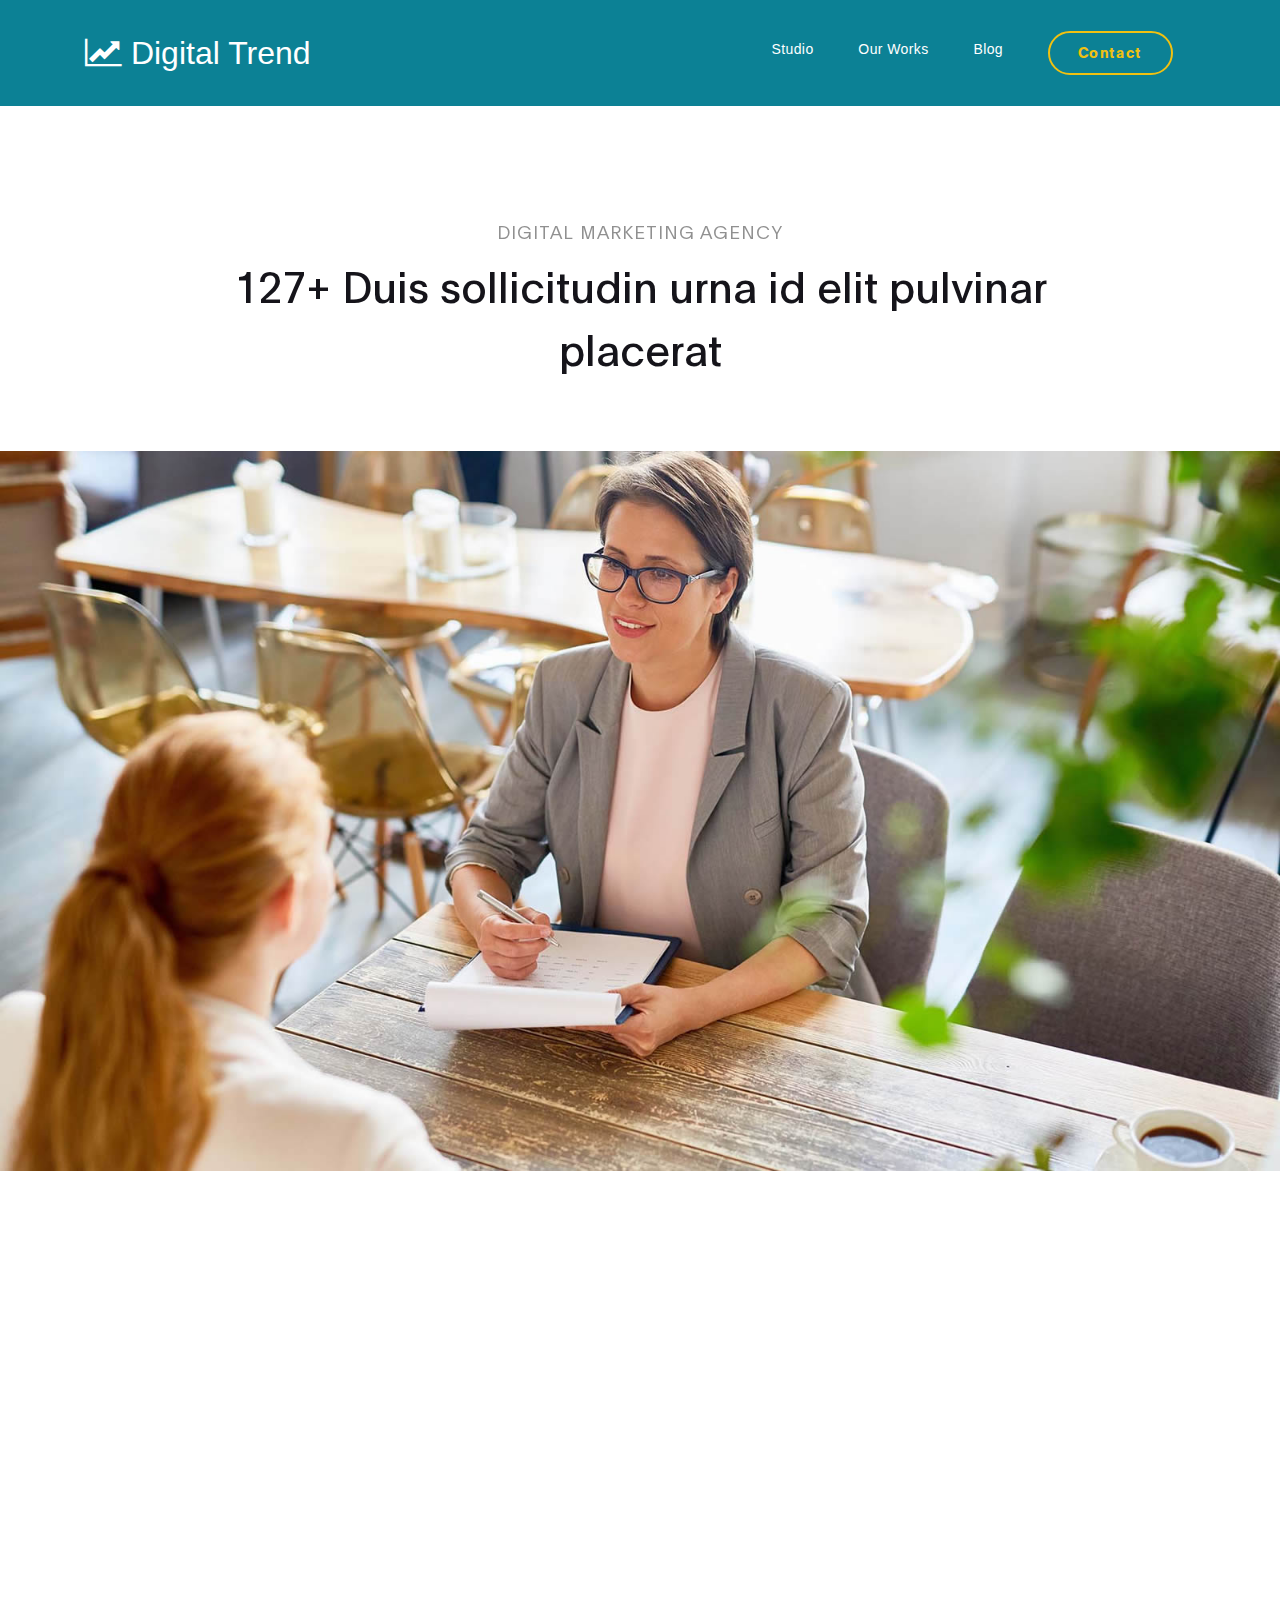
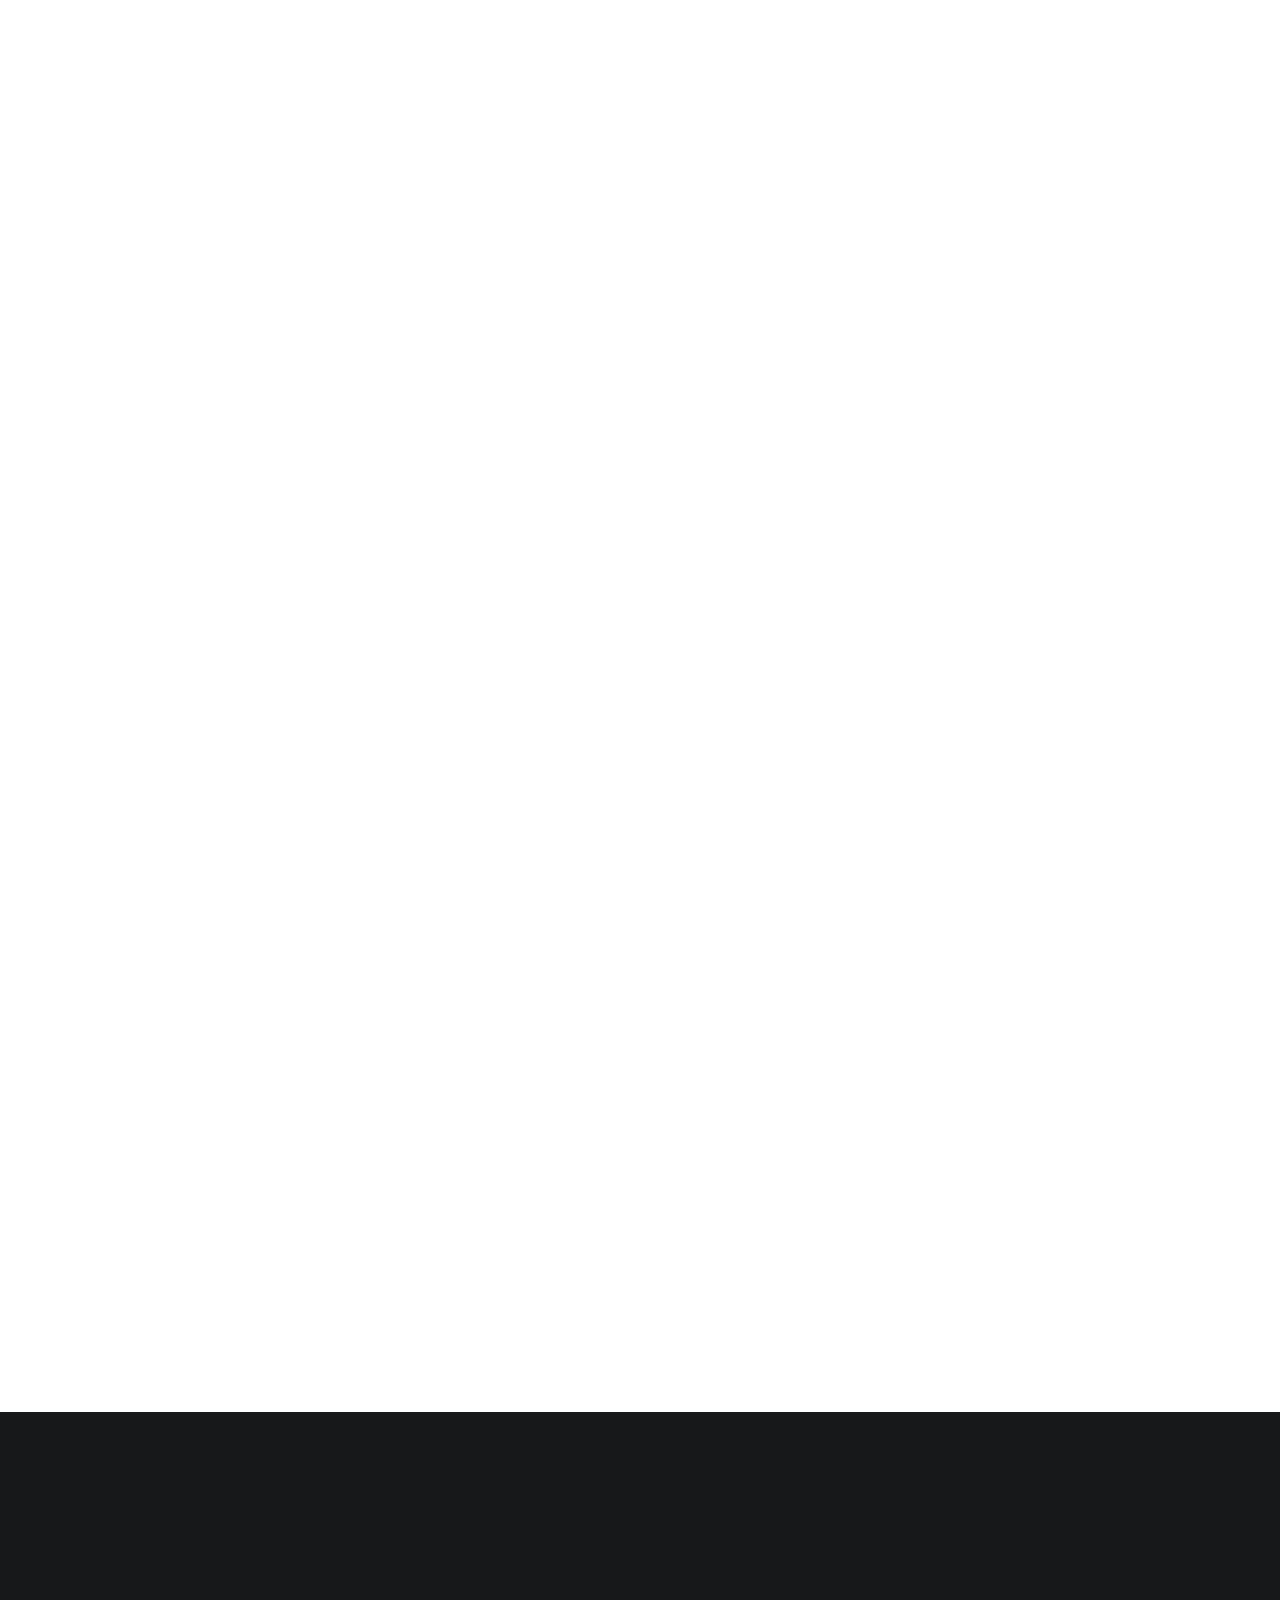
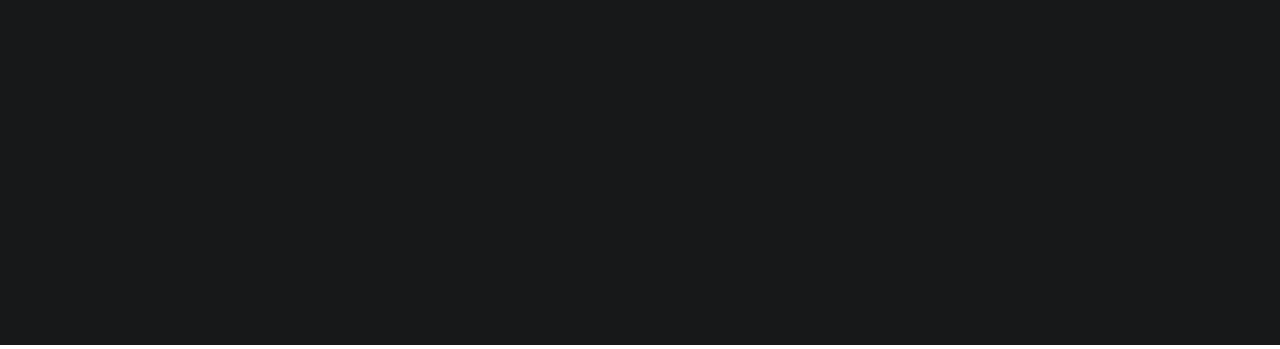
<file: public/galeri/project-detail.html>
<!DOCTYPE html>
<html lang="en">
<head>

     <title>Digital Trend - Project Detail</title>
<!--

DIGITAL TREND

https://templatemo.com/tm-538-digital-trend

-->
     <meta charset="UTF-8">
     <meta http-equiv="X-UA-Compatible" content="IE=Edge">
     <meta name="description" content="">
     <meta name="keywords" content="">
     <meta name="author" content="">
     <meta name="viewport" content="width=device-width, initial-scale=1, maximum-scale=1">

     <link rel="stylesheet" href="css/bootstrap.min.css">
     <link rel="stylesheet" href="css/font-awesome.min.css">
     <link rel="stylesheet" href="css/aos.css">
     <link rel="stylesheet" href="css/owl.carousel.min.css">
     <link rel="stylesheet" href="css/owl.theme.default.min.css">

     <!-- MAIN CSS -->
     <link rel="stylesheet" href="css/templatemo-digital-trend.css">

</head>
<body>

     <!-- MENU BAR -->
    <nav class="navbar navbar-expand-lg position-relative">
        <div class="container">
            <a class="navbar-brand" href="index.html">
              <i class="fa fa-line-chart"></i>
              Digital Trend
            </a>

            <button class="navbar-toggler" type="button" data-toggle="collapse" data-target="#navbarNav" aria-controls="navbarNav" aria-expanded="false"
                aria-label="Toggle navigation">
                <span class="navbar-toggler-icon"></span>
            </button>

            <div class="collapse navbar-collapse" id="navbarNav">
                <ul class="navbar-nav ml-auto">
                    <li class="nav-item">
                        <a href="index.html#about" class="nav-link">Studio</a>
                    </li>
                    <li class="nav-item">
                        <a href="index.html#project" class="nav-link">Our Works</a>
                    </li>
                    <li class="nav-item">
                        <a href="blog.html" class="nav-link">Blog</a>
                    </li>
                    <li class="nav-item">
                        <a href="contact.html" class="nav-link contact">Contact</a>
                    </li>
                </ul>
            </div>
        </div>
    </nav>


     <!-- PROJECT DETAIL -->
     <section class="project-detail section-padding-half">
          <div class="container">
               <div class="row">

                    <div class="col-lg-9 mx-auto col-md-10 col-12 mt-lg-5 text-center" data-aos="fade-up">

                      <h4>Digital Marketing Agency</h4>

                      <h1>127+ Duis sollicitudin urna id elit pulvinar placerat</h1>
                    </div>

               </div>
          </div>
     </section>

     <div class="full-image text-center" data-aos="zoom-in">
       <img src="images/project/project-detail/interview-process.jpg" class="img-fluid" alt="interview process">
     </div>

     <!-- PROJECT DETAIL -->
     <section class="project-detail section-padding">
          <div class="container">
               <div class="row">

                  <div class="col-lg-6 col-md-6 col-12 mb-5">

                      <img src="images/project/project-detail/personal-website.png" class="img-fluid" alt="personal website" data-aos="fade-up">
                    </div>

                    <div class="col-lg-5 col-md-6 mr-lg-auto mt-lg-5 col-12" data-aos="fade-up" data-aos-delay="200">

                      <h2>Pellentesque pretium interdum</h2>

                      <p class="mt-3 mb-4">Nunc sapien nulla, interdum at diam non, aliquam vestibulum leo. Fusce laoreet malesuada ante, consectetur consequat.</p>

                      <ul class="list-detail">
                        <li><span>Curabitur commodo a sapien non</span></li>
                        <li><span>Sed facilisis convallis turpis</span></li>
                        <li><span>Quisque placerat augue neque</span></li>
                        <li><span>Nullam fringilla arcu a tortor</span></li>
                      </ul>
                    </div>
               </div>

              <div class="col-lg-12 col-12">
                <div class="embed-responsive embed-responsive-16by9 my-5 py-5" data-aos="fade-up">
                    <iframe class="embed-responsive-item" width="800" height="450" src="https://www.youtube.com/embed/myVN26Vx4MU?controls=0" frameborder="0" allow="accelerometer; autoplay; encrypted-media; gyroscope; picture-in-picture" allowfullscreen></iframe>
                </div>
              </div>

              <div class="col-lg-9 mx-auto col-12" data-aos="fade-up">
                <div class="client-info mt-lg-5 py-lg-5">
                    <h3>Curabitur egestas mollis tellus sit amet porttitor. Sed leo nisl, posuere at molestie ac, suscipit auctor mauris. Etiam quis metus elementum, tempor risus vel.</h3>

                    <div class="d-flex align-items-center mt-3">
                      <img src="images/project/project-detail/male-avatar.png" class="img-fluid" alt="male avatar">

                      <p>Angelo Sharp, Creative Director</p>
                    </div>
                </div>
              </div>
          </div>
     </section>


    <footer class="site-footer">
      <div class="container">
        <div class="row">

          <div class="col-lg-5 mx-lg-auto col-md-8 col-10">
            <h1 class="text-white" data-aos="fade-up" data-aos-delay="100">We make creative <strong>brands</strong> only.</h1>
          </div>

          <div class="col-lg-3 col-md-6 col-12" data-aos="fade-up" data-aos-delay="200">
            <h4 class="my-4">Contact Info</h4>

            <p class="mb-1">
              <i class="fa fa-phone mr-2 footer-icon"></i> 
              +99 080 070 4224
            </p>

            <p>
              <a href="#">
                <i class="fa fa-envelope mr-2 footer-icon"></i>
                hello@company.com
              </a>
            </p>
          </div>

          <div class="col-lg-3 col-md-6 col-12" data-aos="fade-up" data-aos-delay="300">
            <h4 class="my-4">Our Studio</h4>

            <p class="mb-1">
              <i class="fa fa-home mr-2 footer-icon"></i> 
              Av. Lúcio Costa - Barra da Tijuca, Rio de Janeiro - RJ, Brazil
            </p>
          </div>

          <div class="col-lg-4 mx-lg-auto text-center col-md-8 col-12" data-aos="fade-up" data-aos-delay="400">
            <p class="copyright-text">Copyright &copy; 2020 Your Company
            <br>
            <a rel="nofollow noopener" href="https://templatemo.com">Design: TemplateMo</a></p>
          </div>

          <div class="col-lg-4 mx-lg-auto col-md-6 col-12" data-aos="fade-up" data-aos-delay="500">
            
            <ul class="footer-link">
              <li><a href="#">Stories</a></li>
              <li><a href="#">Work with us</a></li>
              <li><a href="#">Privacy</a></li>
            </ul>
          </div>

          <div class="col-lg-3 mx-lg-auto col-md-6 col-12" data-aos="fade-up" data-aos-delay="600">
            <ul class="social-icon">
              <li><a href="#" class="fa fa-instagram"></a></li>
              <li><a href="#" class="fa fa-twitter"></a></li>
              <li><a href="#" class="fa fa-dribbble"></a></li>
              <li><a href="#" class="fa fa-behance"></a></li>
            </ul>
          </div>

        </div>
      </div>
    </footer>


     <!-- SCRIPTS -->
     <script src="js/jquery.min.js"></script>
     <script src="js/bootstrap.min.js"></script>
     <script src="js/aos.js"></script>
     <script src="js/owl.carousel.min.js"></script>
     <script src="js/custom.js"></script>

</body>
</html>
</file>
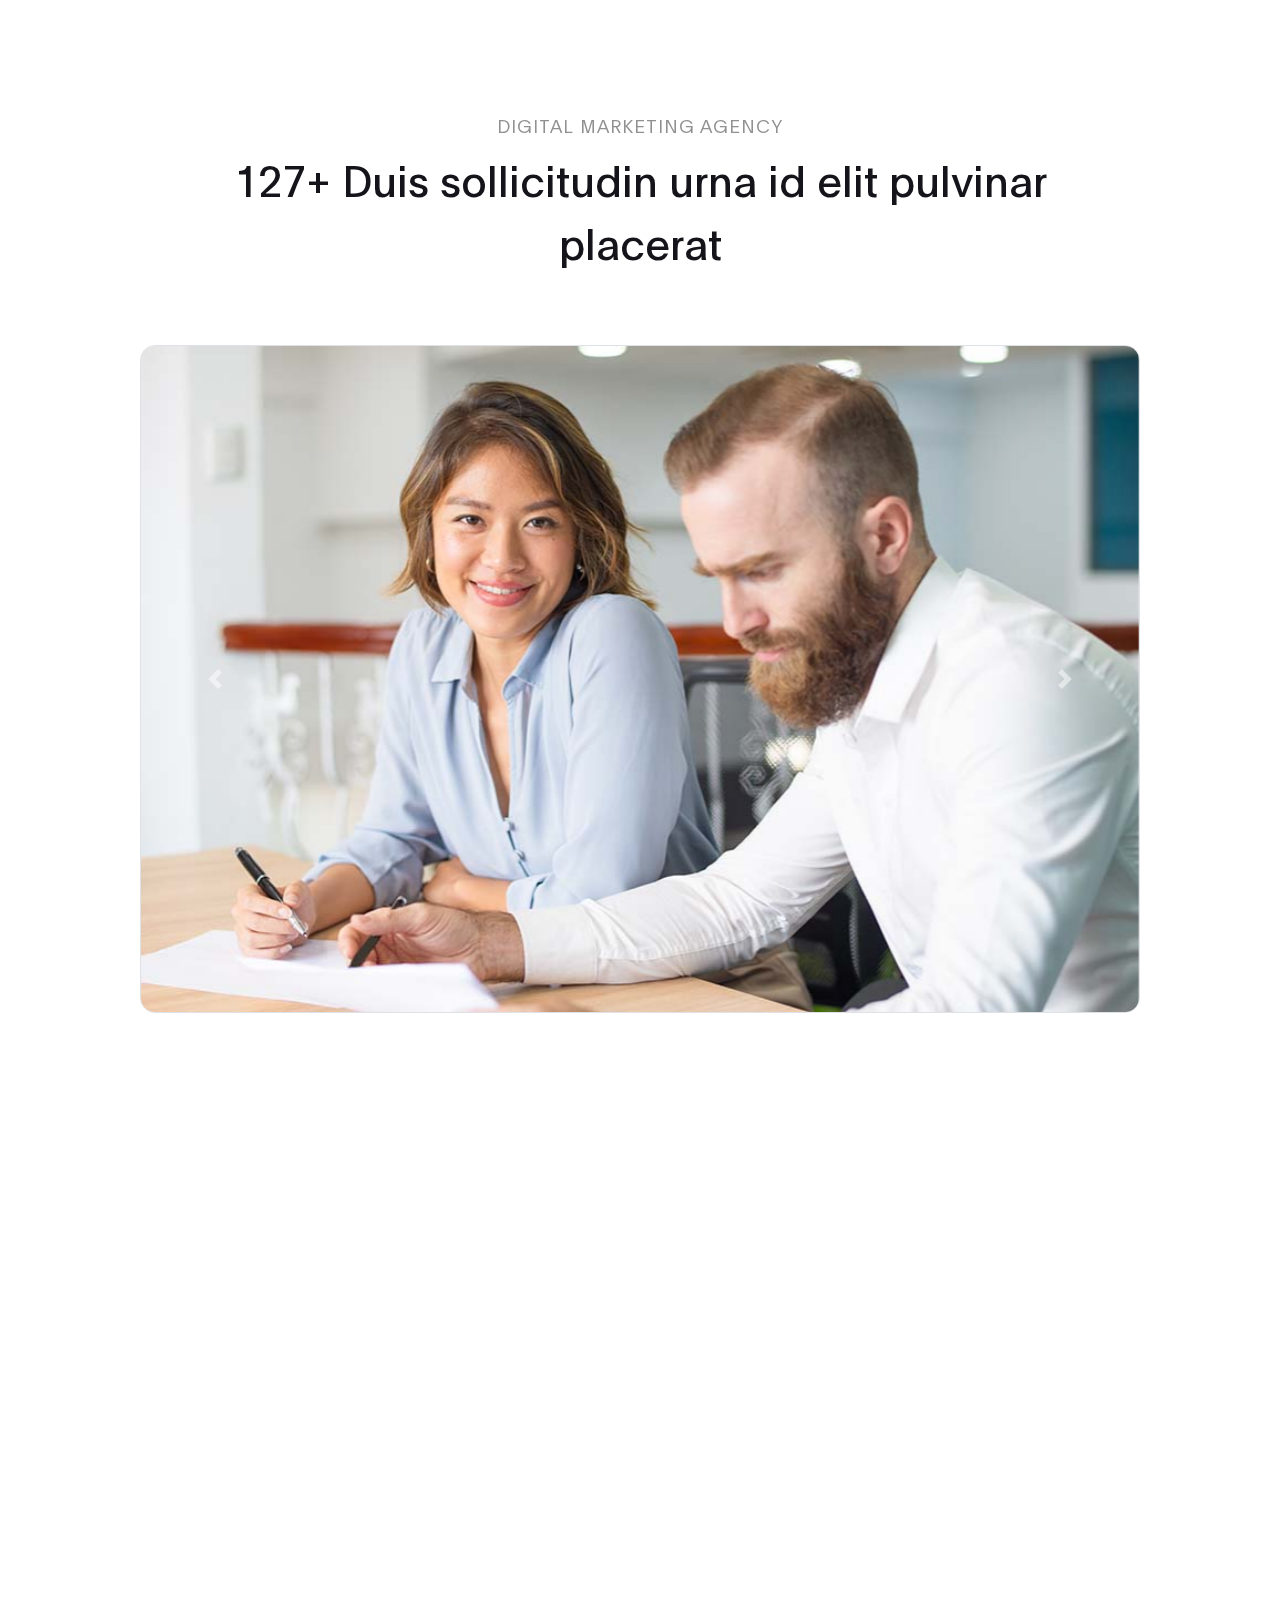
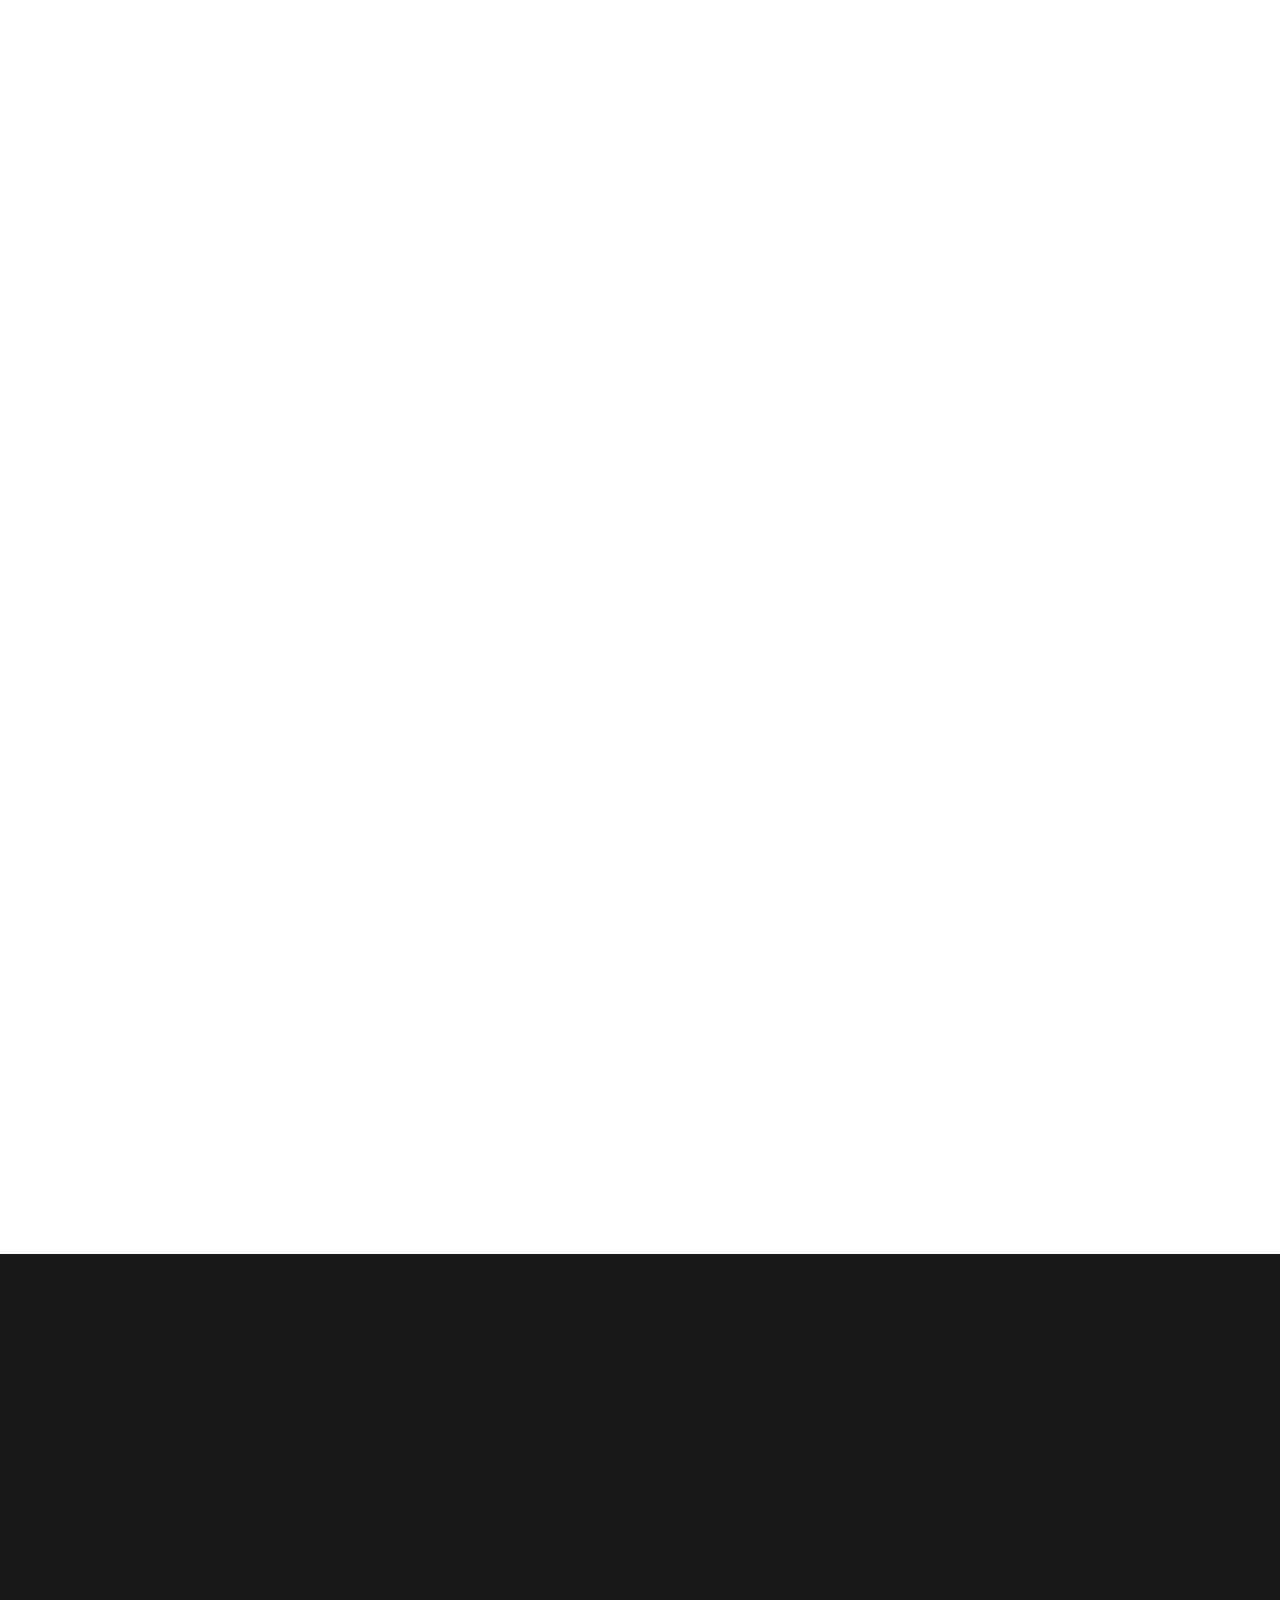
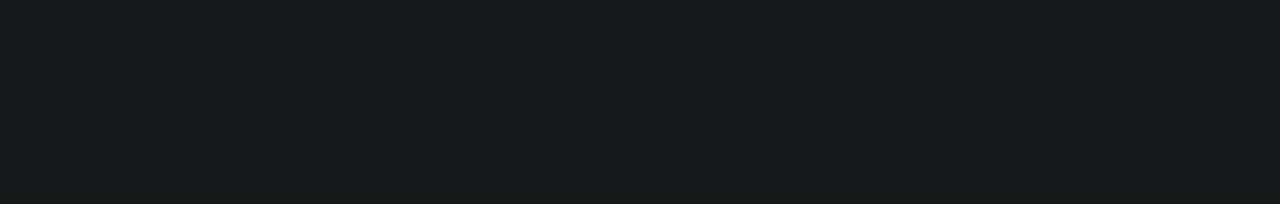
<file: public/galeri/suksesi.html>
<!DOCTYPE html>
<html lang="en">
<head>

     <title>Digital Trend - Project Detail</title>
<!--

DIGITAL TREND

https://templatemo.com/tm-538-digital-trend

-->
     <meta charset="UTF-8">
     <meta http-equiv="X-UA-Compatible" content="IE=Edge">
     <meta name="description" content="">
     <meta name="keywords" content="">
     <meta name="author" content="">
     <meta name="viewport" content="width=device-width, initial-scale=1, maximum-scale=1">

     <link rel="stylesheet" href="css/bootstrap.min.css">
     <link rel="stylesheet" href="css/font-awesome.min.css">
     <link rel="stylesheet" href="css/aos.css">
     <link rel="stylesheet" href="css/owl.carousel.min.css">
     <link rel="stylesheet" href="css/owl.theme.default.min.css">

     <!-- MAIN CSS -->
     <link rel="stylesheet" href="css/templatemo-digital-trend.css">
</head>
<body>

     <!-- MENU BAR -->
    <!-- <nav class="navbar navbar-expand-lg position-relative">
        <div class="container">
            <a class="navbar-brand" href="index.html">
              <i class="fa fa-line-chart"></i>
              Digital Trend
            </a>

            <button class="navbar-toggler" type="button" data-toggle="collapse" data-target="#navbarNav" aria-controls="navbarNav" aria-expanded="false"
                aria-label="Toggle navigation">
                <span class="navbar-toggler-icon"></span>
            </button>

            <div class="collapse navbar-collapse" id="navbarNav">
                <ul class="navbar-nav ml-auto">
                    <li class="nav-item">
                        <a href="index.html#about" class="nav-link">Studio</a>
                    </li>
                    <li class="nav-item">
                        <a href="index.html#project" class="nav-link">Our Works</a>
                    </li>
                    <li class="nav-item">
                        <a href="blog.html" class="nav-link">Blog</a>
                    </li>
                    <li class="nav-item">
                        <a href="contact.html" class="nav-link contact">Contact</a>
                    </li>
                </ul>
            </div>
        </div>
    </nav> -->


     <!-- PROJECT DETAIL -->
     <section class="project-detail section-padding-half">
          <div class="container">
               <div class="row">

                    <div class="col-lg-9 mx-auto col-md-10 col-12 mt-lg-5 text-center" data-aos="fade-up">

                      <h4>Digital Marketing Agency</h4>

                      <h1>127+ Duis sollicitudin urna id elit pulvinar placerat</h1>
                    </div>

               </div>
          </div>
     </section>

     <!-- <div class="full-image text-center" data-aos="zoom-in">
       <img src="images/project/sc2.png" class="img-fluid" alt="interview process">
     </div> -->
     <div class="slideshow-container">
        <div id="carouselExampleControls" class="carousel slide" data-ride="carousel">
          <div class="carousel-inner border">
            <div class="carousel-item active">
              <img class="d-block w-100" src="images/project/project-image01.jpg" alt="First slide">
            </div>
            <div class="carousel-item">
              <img class="d-block w-100" src="images/project/project-image02.jpg" alt="Second slide">
            </div>
            <div class="carousel-item">
              <img class="d-block w-100" src="images/project/project-image03.jpg" alt="Third slide">
            </div>
            <div class="carousel-item">
              <img class="d-block w-100" src="images/project/project-image04.jpg" alt="Third slide">
            </div>
            <div class="carousel-item">
              <img class="d-block w-100" src="images/project/project-image05.jpg" alt="Third slide">
            </div>
          </div>
          <a class="carousel-control-prev" href="#carouselExampleControls" role="button" data-slide="prev">
            <span class="carousel-control-prev-icon" aria-hidden="true"></span>
            <span class="sr-only">Previous</span>
          </a>
          <a class="carousel-control-next" href="#carouselExampleControls" role="button" data-slide="next">
            <span class="carousel-control-next-icon" aria-hidden="true"></span>
            <span class="sr-only">Next</span>
          </a>
        </div>
     </div>
     

     <!-- PROJECT DETAIL -->
     <section class="project-detail section-padding">
          <div class="container">
               <div class="row">

                  <div class="col-lg-6 col-md-6 col-12 mb-5">

                      <img src="images/project/project-detail/personal-website.png" class="img-fluid" alt="personal website" data-aos="fade-up">
                    </div>

                    <div class="col-lg-5 col-md-6 mr-lg-auto mt-lg-5 col-12" data-aos="fade-up" data-aos-delay="200">

                      <h2>Pellentesque pretium interdum</h2>

                      <p class="mt-3 mb-4">Nunc sapien nulla, interdum at diam non, aliquam vestibulum leo. Fusce laoreet malesuada ante, consectetur consequat.</p>

                      <ul class="list-detail">
                        <li><span>Curabitur commodo a sapien non</span></li>
                        <li><span>Sed facilisis convallis turpis</span></li>
                        <li><span>Quisque placerat augue neque</span></li>
                        <li><span>Nullam fringilla arcu a tortor</span></li>
                      </ul>
                    </div>
               </div>

              <div class="col-lg-12 col-12">
                <div class="embed-responsive embed-responsive-16by9 my-5 py-5" data-aos="fade-up">
                    <iframe class="embed-responsive-item" width="800" height="450" src="https://www.youtube.com/embed/myVN26Vx4MU?controls=0" frameborder="0" allow="accelerometer; autoplay; encrypted-media; gyroscope; picture-in-picture" allowfullscreen></iframe>
                </div>
              </div>

              <div class="col-lg-9 mx-auto col-12" data-aos="fade-up">
                <div class="client-info mt-lg-5 py-lg-5">
                    <h3>Curabitur egestas mollis tellus sit amet porttitor. Sed leo nisl, posuere at molestie ac, suscipit auctor mauris. Etiam quis metus elementum, tempor risus vel.</h3>

                    <div class="d-flex align-items-center mt-3">
                      <img src="images/project/project-detail/male-avatar.png" class="img-fluid" alt="male avatar">

                      <p>Angelo Sharp, Creative Director</p>
                    </div>
                </div>
              </div>
          </div>
     </section>


     <footer class="site-footer">
      <div class="container">
        <div class="row">

          <div class="col-lg-5 mx-lg-auto col-md-8 col-10">
            <h1 class="text-white" data-aos="fade-up" data-aos-delay="100">Hima Telkom <strong>PENS</strong> 2021/2022</h1>
          </div>

          <div class="col-lg-3 col-md-6 col-12" data-aos="fade-up" data-aos-delay="200">
            <h4 class="my-4">Contact Info</h4>

            <p class="mb-1">
              <i class="fa fa-phone mr-2 footer-icon"></i> 
              +62-858-5277-5429
            </p>

            <p>
              <a href="#">
                <i class="fa fa-envelope mr-2 footer-icon"></i>
                himatelkom.pens@gmail.com
              </a>
            </p>
          </div>

          <div class="col-lg-3 col-md-6 col-12" data-aos="fade-up" data-aos-delay="300">
            <h4 class="my-4">Lokasi</h4>

            <p class="mb-1">
              <i class="fa fa-home mr-2 footer-icon"></i> 
              Kampus ITS, Jl. Raya ITS Keputih, Kec. Sukolilo, Kota Surabaya Jawa Timur 60111
            </p>
          </div>

          <div class="col-lg-4 mx-lg-auto text-center col-md-8 col-12" data-aos="fade-up" data-aos-delay="400">
            <p class="copyright-text">Copyright &copy; 2021 Your Company
            <br>
            <a rel="nofollow noopener" href="#">Design: himatelkom</a></p>
          </div>

          <div class="col-lg-4 mx-lg-auto col-md-6 col-12" data-aos="fade-up" data-aos-delay="500">
            
            <!-- <ul class="footer-link">
              <li><a href="#">Stories</a></li>
              <li><a href="#">Work with us</a></li>
              <li><a href="#">Privacy</a></li>
            </ul> -->
          </div>

          <div class="col-lg-3 mx-lg-auto col-md-6 col-12" data-aos="fade-up" data-aos-delay="600">
            <ul class="social-icon">
              <li><a href="#" class="fa fa-instagram"></a></li>
              <li><a href="#" class="fa fa-twitter"></a></li>
              <li><a href="#" class="fa fa-dribbble"></a></li>
              <li><a href="#" class="fa fa-behance"></a></li>
            </ul>
          </div>

        </div>
      </div>
    </footer>


     <!-- SCRIPTS -->
     <script src="js/jquery.min.js"></script>
     <script src="js/bootstrap.min.js"></script>
     <script src="js/aos.js"></script>
     <script src="js/owl.carousel.min.js"></script>
     <script src="js/custom.js"></script>

</body>
</html>
</file>
<file: public/galeri/css/templatemo-digital-trend.css>
/*

DIGITAL TREND

https://templatemo.com/tm-538-digital-trend

*/
  
  @font-face {
      font-family: 'Plain-Regular';
      src: url('../fonts/Plain-Regular.woff2') format('woff2'),
          url('../fonts/Plain-Regular.woff') format('woff');
      font-weight: normal;
      font-style: normal;
  }

  @font-face {
      font-family: 'Plain-Light';
      src: url('../fonts/Plain-Light.woff2') format('woff2'),
          url('../fonts/Plain-Light.woff') format('woff');
      font-weight: bold;
      font-style: normal;
  }

  @font-face {
      font-family: 'Plain-Bold';
      src: url('../fonts/Plain-Bold.woff2') format('woff2'),
          url('../fonts/Plain-Bold.woff') format('woff');
      font-weight: bold;
      font-style: normal;
  }

  :root {
    --primary-color:        #057a8d;
    --secondary-color:      #f1c111;
    --white-color:          #ffffff;
    --dark-color:           #171819;
    --project-bg:           #f0f8ff;
    --menu-bg:              #0c8195;

    --title-color:          #15141a;
    --gray-color:           #909090;
    --link-color:           #404040;
    --p-color:              #666262;

    --base-font-family:     'Plain-Light', sans-serif;
    --title-font-family:    'Plain-Regular', sans-serif;
    --font-bold-family:     'Plain-Bold', sans-serif;
    --font-weight-bold:     bold;

    --h1-font-size:         42px;
    --h2-font-size:         32px;
    --h3-font-size:         24px;
    --p-font-size:          18px;
    --base-font-size:       16px;
    --menu-font-size:       14px;

    --border-radius-large:  100px;
    --border-radius-small:  5px;
  }

  body {
    background: var(--white-color);
    font-family: var(--base-font-family);
  }


  /*---------------------------------------
     TYPOGRAPHY              
  -----------------------------------------*/

  h1,h2,h3,h4,h5,h6 {
    font-family: var(--title-font-family);
    line-height: inherit;
  }

  h1 {
    color: var(--title-color);
    font-size: var(--h1-font-size);
  }

  h2 {
    font-size: var(--h2-font-size);
    font-weight: 100;
  }

  h3 {
    font-size: var(--h3-font-size);
    font-weight: 100;
    margin-bottom: 0;
  }

  h4 {
    color: var(--gray-color);
    font-family: var(--base-font-family);
    font-size: var(--p-font-size);
    letter-spacing: 1px;
    text-transform: uppercase;
  }

  p {
    color: var(--p-color);
    font-size: var(--p-font-size);
    line-height: 1.5em;
  }

  b, 
  strong {
    letter-spacing: 0;
    color: var(--secondary-color);
  }


  /*  BLOCKQUOTES */
  .quote {
    position: relative;
    margin: 0;
  }

  .quote::after {
    content: "“";
    position: absolute;
    bottom: -80px;
    left: 20px;
    font-family: times;
    color: var(--gray-color);
    font-weight: var(--font-weight-bold);
    font-size: 14em;
    line-height: 0;
    opacity: 0.10;
  }

  blockquote {
    border-left: 5px solid rgba(0,0,0,0.05);
    display: block;
    margin: 42px 0;
    padding: 14px 22px;
    color: rgba(0,0,0,0.5);
  }


  /* BUTTON */
  .custom-btn {
    background: transparent;
    border: 2px solid var(--dark-color);
    border-radius: var(--border-radius-large);
    padding: 12px 26px 14px 26px;
    color: var(--dark-color);
    font-family: var(--title-font-family);
    font-size: var(--p-font-size);
    white-space: nowrap;
  }

  .custom-btn.btn-bg {
    background: var(--white-color);
    color: var(--primary-color);
    border-color: transparent;
	transition: all .3s ease;
  }
  
  .custom-btn:hover,
  .custom-btn:focus {
    background: var(--dark-color);
    color: var(--white-color);
    border-color: transparent;
  }


  /*---------------------------------------
     GENERAL               
  -----------------------------------------*/

  * {
    -webkit-box-sizing: border-box;
    -moz-box-sizing: border-box;
    box-sizing: border-box;
  }

  *::before,
  *::after {
    -webkit-box-sizing: border-box;
    -moz-box-sizing: border-box;
    box-sizing: border-box;
  }

  a {
    color: var(--link-color);
    font-weight: normal;
    text-decoration: none;
  }

  a:hover, 
  a:active, 
  a:focus {
    color: var(--secondary-color);
    outline: none;
    text-decoration: none;
  }

  ::selection {
    background: var(--secondary-color);
    color: var(--white-color);
  }

  .section-padding {
    padding: 8em 0;
  }
  .section-padding-half {
    padding: 4em 0;
  }

  .google-map iframe {
    display: block;
    width: 100%;
  }



  /*---------------------------------------
    MENU             
  -----------------------------------------*/

  .navbar {
    background: var(--menu-bg);
    z-index: 2;
    top: 0;
    right: 0;
    left: 0;
    padding: 1.5em;
  }

  .navbar-brand {
    color: var(--white-color);
    font-size: var(--h2-font-size);
  }

  .nav-link {
    color: var(--white-color);
    font-size: var(--menu-font-size);
    letter-spacing: 0.4px;
    margin: 0 1.6em;
    padding: 0.6em;
  }

  .nav-link.active,
  .nav-link:hover {
    color: var(--secondary-color);
  }

  .navbar-expand-lg .navbar-nav .nav-link {
    padding-right: 0;
    padding-left: 0;
  }

  .navbar-expand-lg .navbar-nav .nav-link.contact {
    border: 2px solid var(--secondary-color);
    border-radius: var(--border-radius-large);
    color: var(--secondary-color);
    font-family: var(--font-bold-family);
    padding: 0.6em 2em 0.8em 2em;
  }

  .navbar-expand-lg .navbar-nav .nav-link.contact:hover,
  .navbar-expand-lg .navbar-nav .nav-link.contact.active {
    background: var(--secondary-color);
    color: var(--white-color);
  }

  .navbar-nav .navbar-toggler-icon {
    background: none;
  }

  .navbar-toggler {
    border: 0;
    padding: 0;
    cursor: pointer;
    margin: 0 10px 0 0;
    width: 30px;
    height: 35px;
    outline: none;
  }

  .navbar-toggler:focus {
    outline: none;
  }

  .navbar-toggler[aria-expanded="true"] .navbar-toggler-icon {
    background: transparent;
  }

  .navbar-toggler[aria-expanded="true"] .navbar-toggler-icon::before,
  .navbar-toggler[aria-expanded="true"] .navbar-toggler-icon::after {
    transition: top 300ms 50ms ease, -webkit-transform 300ms 350ms ease;
    transition: top 300ms 50ms ease, transform 300ms 350ms ease;
    transition: top 300ms 50ms ease, transform 300ms 350ms ease, -webkit-transform 300ms 350ms ease;
    top: 0;
  }

  .navbar-toggler[aria-expanded="true"] .navbar-toggler-icon::before {
    transform: rotate(45deg);
  }

  .navbar-toggler[aria-expanded="true"] .navbar-toggler-icon::after {
    transform: rotate(-45deg);
  }

  .navbar-toggler .navbar-toggler-icon {
    background: var(--white-color);
    transition: background 10ms 300ms ease;
    display: block;
    width: 30px;
    height: 2px;
    position: relative;
  }

  .navbar-toggler .navbar-toggler-icon::before,
  .navbar-toggler .navbar-toggler-icon::after {
    transition: top 300ms 350ms ease, -webkit-transform 300ms 50ms ease;
    transition: top 300ms 350ms ease, transform 300ms 50ms ease;
    transition: top 300ms 350ms ease, transform 300ms 50ms ease, -webkit-transform 300ms 50ms ease;
    position: absolute;
    right: 0;
    left: 0;
    background: var(--white-color);
    width: 30px;
    height: 2px;
    content: '';
  }

  .navbar-toggler .navbar-toggler-icon::before {
    top: -8px;
  }

  .navbar-toggler .navbar-toggler-icon::after {
    top: 8px;
  }



  /*---------------------------------------
     HERO              
  -----------------------------------------*/

  .hero {
    position: relative;
    padding: 5em 0;
    overflow: hidden;
  }

  .hero-bg {
    background: linear-gradient(170deg, var(--primary-color) 64%, var(--white-color) 30%);
  }

  .hero-image {
    position: relative;
    top: 2em;
  }



  /*---------------------------------------
     PROJECT              
  -----------------------------------------*/

  .project {
    background: var(--project-bg);
  }

  .project-wrapper {
    position: relative;
  }

  .project-wrapper img {
    border-radius: var(--border-radius-small);
  }

  .project-info {
    background: var(--white-color);
    border-radius: var(--border-radius-small);
    position: absolute;
    bottom: 32px;
    right: 32px;
    left: 32px;
    width: 90%;
    padding: 32px;
  }

  .project-info small {
    font-family: Plain-Bold;
    color: var(--gray-color);
    position: relative;
    top: 2px;
  }

  .project-info a {
    color: var(--primary-color);
  }

  .project-info .project-icon {
    background: var(--primary-color);
  }

  .project-icon {
    position: absolute;
    right: 30px;
    top: 40px;
    background: var(--dark-color);
    border-radius: var(--border-radius-large);
    color: var(--white-color);
    font-size: var(--h2-font-size);
    width: 40px;
    height: 40px;
    line-height: 40px;
    text-align: center;
    padding-left: 5px;
  }

  .owl-theme .owl-dots .owl-dot {
    outline: none;
  }

  .owl-theme .owl-dots .owl-dot span {
    background: var(--gray-color);
    width: 50px;
    height: 3px;
    margin:  35px 5px;
  }

  .owl-theme .owl-dots .owl-dot.active span, 
  .owl-theme .owl-dots .owl-dot:hover span {
    background: var(--secondary-color);
  }

  .list-detail {
    margin-left: 1em;
    padding-left: 1em;
    position: relative;
  }

  .list-detail li {
    display: block;
    list-style: none;
    margin: 0.6em 0 0 0.8em;
  }

  .list-detail li::before {
    content: "";
    width: 0;
    height: 0;
    border-width: 0 16px 16px 0;
    border-color: transparent var(--secondary-color) transparent transparent;
    border-style: solid;
    position: absolute;
    left: 0;
  }

  .list-detail span {
    position: relative;
    bottom: 5px;
  }

  .client-info img {
    width: 100px;
    margin-right: 1em;
  }



  /*---------------------------------------
      ABOUT            
  -----------------------------------------*/

  .about {
    position: relative;
    overflow: hidden;
  }

  .about-image img {
    display: block;
    margin: 0 auto;
  }



  /*---------------------------------------
      BLOG            
  -----------------------------------------*/

  .blog-header {
    border-radius: var(--border-radius-small);
    position: relative;
    overflow: hidden;
  }

  .blog-header img {
    border-radius: var(--border-radius-small);
    display: block;
  }

  .blog-header-info {
    background: linear-gradient(transparent,rgba(0,0,0,0.95));
    position: absolute;
    right: 0;
    left: 0;
    bottom: 0;
    padding: 2em;
  }

  .blog-header-info h3 {
    max-width: 80%;
  }

  .blog-header-info a {
    color: var(--white-color);
  }

  .blog-header-info a:hover {
    color: var(--secondary-color);
  }

  .blog-sidebar img {
    border-radius: var(--border-radius-small);
    width: 159px;
    margin-right: 22px;
  }

  .blog-sidebar h3 {
    font-size: 18px;
  }



  /*---------------------------------------
     CONTACT              
  -----------------------------------------*/

  .newsletter-form .form-control,
  .contact-form .form-control {
    box-shadow: none;
    background: var(--project-bg);
    border: 0;
    padding: 1.7em 1.3em;
    margin: 14px 0;
  }

  .newsletter-form button,
  .contact-form #submit-button {
    background: var(--primary-color);
    border-radius: var(--border-radius-large);
    color: var(--white-color);
    cursor: pointer;
    font-size: var(--p-font-size);
    line-height: 0px;
    padding: 1.5em 1.3em;
  }

  .newsletter-form button {
    background: var(--secondary-color);
  }



  /*---------------------------------------
     FOOTER              
  -----------------------------------------*/

  .site-footer {
    background: var(--dark-color);
    padding: 7em 0 6em 0;
  }

  .site-footer a {
    color: var(--p-color);
  }

  .site-footer a:hover,
  .footer-icon {
    color: var(--secondary-color);
  }

  .footer-link li {
    display: inline-block;
    list-style: none;
    margin: 0 10px;
  }

  .copyright-text,
  .footer-link,
  .site-footer .social-icon {
    margin-top: 6em;
  }

  .copyright-text {
    margin-top: 5.3em;
  }



  /*---------------------------------------
     SOCIAL ICON              
  -----------------------------------------*/

  .social-icon {
    position: relative;
    padding: 0;
    margin: 4em 0 0 0;
  }

  .border {
    border-radius: 15px;
  }

  .social-icon li {
    display: inline-block;
    list-style: none;
  }

  .social-icon li a {
    text-decoration: none;
    display: inline-block;
    font-size: var(--base-font-size);
    margin: 10px;
    text-align: center;
  }



  /*---------------------------------------
     RESPONSIVE STYLES              
  -----------------------------------------*/

  @media screen and (min-width: 1200px) {

    .about-info h2 {
      max-width: 70%;
    }
  }

  @media screen and (min-width: 991px) {

    .project h2 {
      max-width: 32%;
      margin: 0 auto;
    }
  }

  @media screen and (max-width: 991px) {

    .hero {
      padding-top: 14em;
    }

    .hero-text {
      bottom: 2em;
    }

    .navbar {
      padding: 1em;
    }

    .navbar-collapse {
      text-align: center;
      padding: 2.5em 0;
    }

    .nav-link {
      display: inline-block;
    }

    .navbar-expand-lg .navbar-nav .nav-link.contact {
      margin: 1em 0;
    }

    .copyright-text, 
    .footer-link, 
    .site-footer .social-icon {
      margin-top: 3em;
      padding: 0;
      text-align: left;
    }
  }

  @media screen and (max-width: 767px) {

    h1 {
      font-size: 36px;
    }

    h2 {
      font-size: 28px;
    }

    h3 {
      font-size: 22px;
    }

    .project-info {
      right: 0;
      left: 0;
      margin: 0 auto;
    }

    .footer-link, 
    .site-footer .social-icon {
      margin-top: 1em;
    }

    .copyright-text {
      margin: 2.5em 0 1em 0;
    }

    .footer-link li {
      margin-left: 0;
    }
  }

  * {box-sizing: border-box}
      body {font-family: Verdana, sans-serif; margin:0}
      .mySlides {display: none}
      img {vertical-align: middle;}
      
      /* Slideshow container */
      .slideshow-container {
        max-width: 1000px;
        position: relative;
        margin: auto;
      }
      
      /* Next & previous buttons */
      .prev, .next {
        cursor: pointer;
        position: absolute;
        top: 50%;
        width: auto;
        padding: 16px;
        margin-top: -22px;
        color: white;
        font-weight: bold;
        font-size: 18px;
        transition: 0.6s ease;
        border-radius: 0 3px 3px 0;
        user-select: none;
      }
      
      /* Position the "next button" to the right */
      .next {
        right: 0;
        border-radius: 3px 0 0 3px;
      }
      
      /* On hover, add a black background color with a little bit see-through */
      .prev:hover, .next:hover {
        background-color: rgba(0,0,0,0.8);
      }
      
      /* Caption text */
      .text {
        color: #f2f2f2;
        font-size: 15px;
        padding: 8px 12px;
        position: absolute;
        bottom: 8px;
        width: 100%;
        text-align: center;
      }
      
      /* Number text (1/3 etc) */
      .numbertext {
        color: #f2f2f2;
        font-size: 12px;
        padding: 8px 12px;
        position: absolute;
        top: 0;
      }
      
      /* The dots/bullets/indicators */
      .dot {
        cursor: pointer;
        height: 15px;
        width: 15px;
        margin: 0 2px;
        background-color: #bbb;
        border-radius: 50%;
        display: inline-block;
        transition: background-color 0.6s ease;
      }
      
      .active, .dot:hover {
        background-color: #717171;
      }
      
      /* Fading animation */
      .fade {
        -webkit-animation-name: fade;
        -webkit-animation-duration: 1.5s;
        animation-name: fade;
        animation-duration: 1.5s;
      }
      
      @-webkit-keyframes fade {
        from {opacity: .4} 
        to {opacity: 1}
      }
      
      @keyframes fade {
        from {opacity: .4} 
        to {opacity: 1}
      }
      
      /* On smaller screens, decrease text size */
      @media only screen and (max-width: 300px) {
        .prev, .next,.text {font-size: 11px}
      }
</file>
